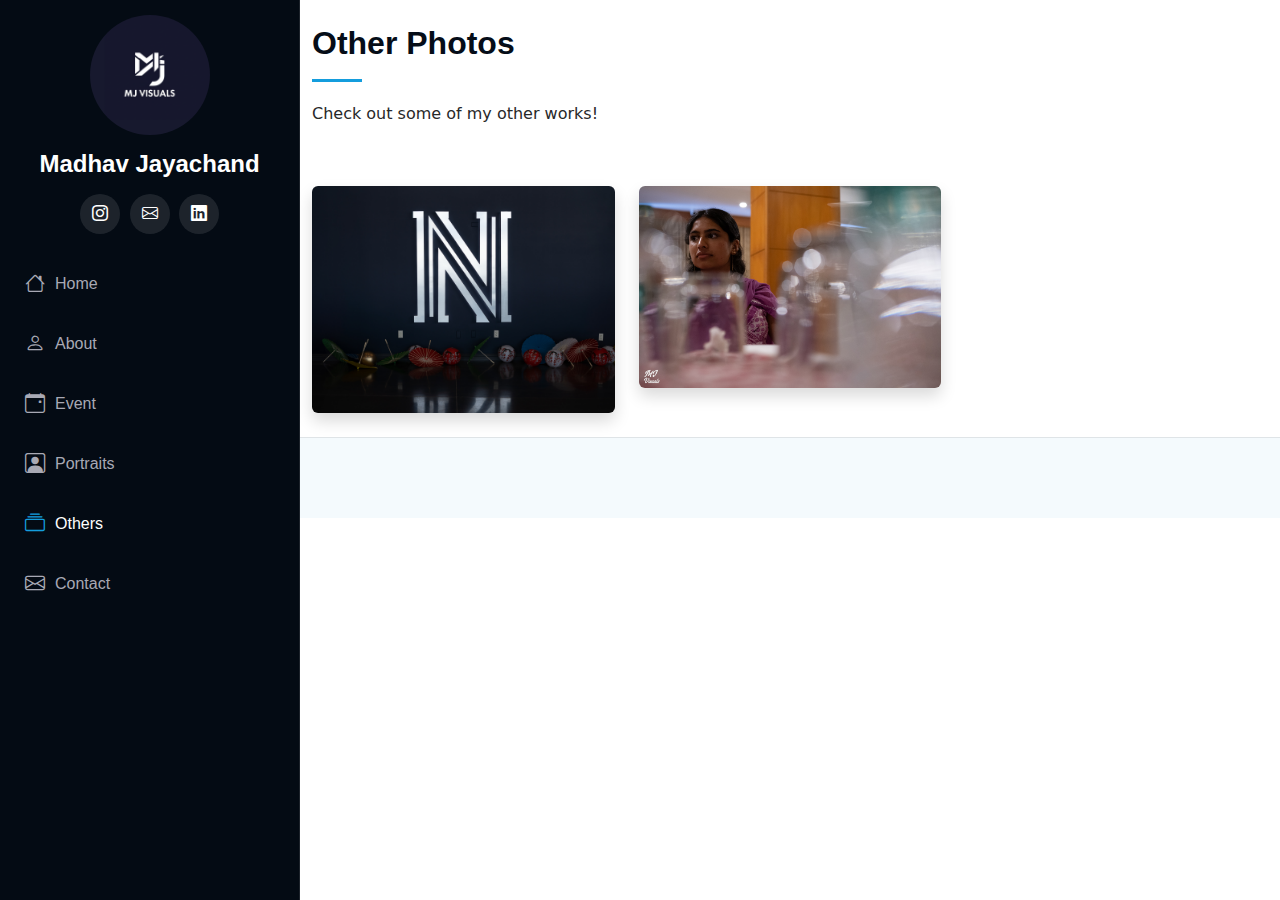
<file: gallery-other.html>
<!DOCTYPE html>
<html lang="en">
<head>
  <meta charset="utf-8">
  <meta content="width=device-width, initial-scale=1.0" name="viewport">
  <title>Other Photos - iPortfolio</title>
  <link href="assets/vendor/bootstrap/css/bootstrap.min.css" rel="stylesheet">
  <link href="assets/vendor/bootstrap-icons/bootstrap-icons.css" rel="stylesheet">
  <link href="assets/vendor/aos/aos.css" rel="stylesheet">
  <link href="assets/vendor/glightbox/css/glightbox.min.css" rel="stylesheet">
  <link href="assets/vendor/swiper/swiper-bundle.min.css" rel="stylesheet">
  <link href="assets/css/main.css" rel="stylesheet">
</head>
<body class="gallery-page">
  <header id="header" class="header dark-background d-flex flex-column">
    <i class="header-toggle d-xl-none bi bi-list"></i>
    <div class="profile-img">
      <img src="assets/img/Mjvisualspfp.png" alt="" class="img-fluid rounded-circle">
    </div>
    <a href="index.html" class="logo d-flex align-items-center justify-content-center">
      <h1 class="sitename">Madhav Jayachand</h1>
    </a>
    <div class="social-links text-center">
      <a href="https://instagram.com/mj.visuals.co" class="instagram"><i class="bi bi-instagram"></i></a>
      <a href="https://mail.google.com/mail/?view=cm&to=madhavjayachand@gmail.com" class="email"><i class="bi bi-envelope"></i></a>
      <a href="https://linkedin.com/in/madhavjayachand" class="linkedin"><i class="bi bi-linkedin"></i></a>
    </div>
    <nav id="navmenu" class="navmenu">
      <ul>
        <li><a href="index.html#hero"><i class="bi bi-house navicon"></i> Home</a></li>
        <li><a href="index.html#about"><i class="bi bi-person navicon"></i> About</a></li>
        <li><a href="gallery-event.html"><i class="bi bi-calendar-event navicon"></i> Event</a></li>
        <li><a href="gallery-portraits.html"><i class="bi bi-person-square navicon"></i> Portraits</a></li>
        <li><a href="gallery-others.html" class="active"><i class="bi bi-collection navicon"></i> Others</a></li>
        <li><a href="index.html#contact"><i class="bi bi-envelope navicon"></i> Contact</a></li>
      </ul>
    </nav>
  </header>
  <main class="main">
    <section class="section pt-4 pb-4">
      <div class="container">
        <div class="section-title" data-aos="fade-up">
          <h2>Other Photos</h2>
          <p>Check out some of my other works!</p>
        </div>
        <div class="row g-4" data-aos="fade-up" data-aos-delay="100">
          <div class="col-lg-4 col-md-6">
            <a href="assets/img/portfolio/OtherPhoto.jpg" class="glightbox" data-gallery="others-gallery">
              <img src="assets/img/portfolio/OtherPhoto.jpg" class="img-fluid rounded shadow" alt="Other 1">
            </a>
          </div>
          <div class="col-lg-4 col-md-6">
            <a href="assets/img/portfolio/OtherPhoto-2.jpg" class="glightbox" data-gallery="others-gallery">
              <img src="assets/img/portfolio/OtherPhoto-2.jpg" class="img-fluid rounded shadow" alt="Other 2">
            </a>
          </div>
        </div>
      </div>
    </section>
  </main>
  <footer id="footer" class="footer position-relative light-background"></footer>
  <a href="#" id="scroll-top" class="scroll-top d-flex align-items-center justify-content-center"><i class="bi bi-arrow-up-short"></i></a>
  <div id="preloader"></div>
  <script src="assets/vendor/bootstrap/js/bootstrap.bundle.min.js"></script>
  <script src="assets/vendor/aos/aos.js"></script>
  <script src="assets/vendor/glightbox/js/glightbox.min.js"></script>
  <script>
    AOS.init();
    const lightbox = GLightbox({ selector: '.glightbox' });
  </script>
  <script src="assets/js/main.js"></script>
</body>
</html>
</file>
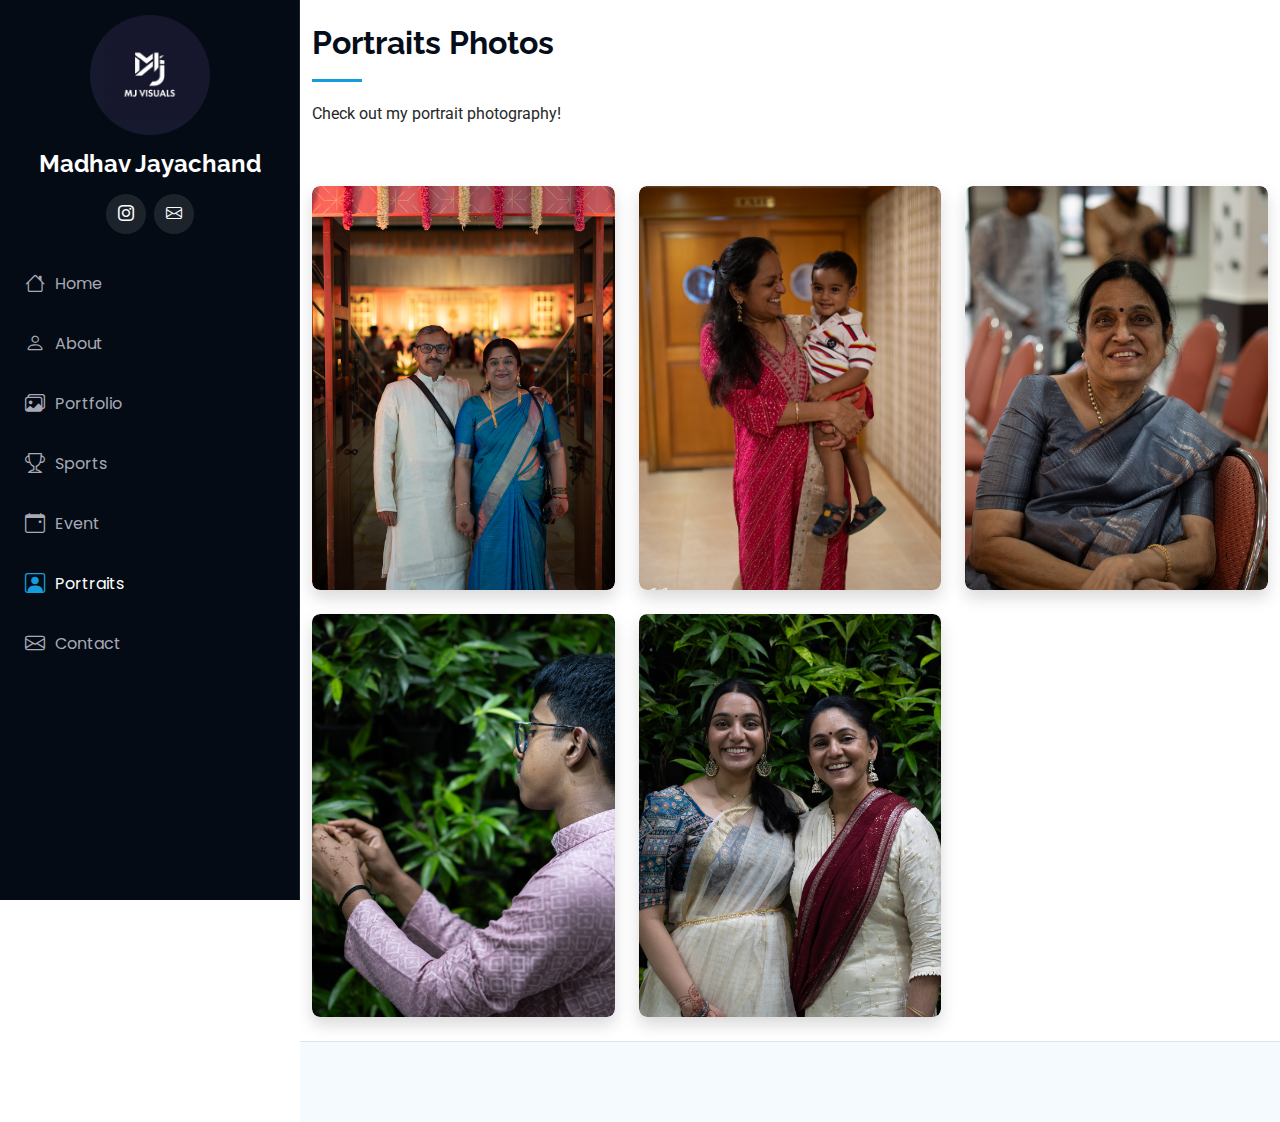
<file: gallery-portraits.html>
<!DOCTYPE html>
<html lang="en">
<head>
  <meta charset="utf-8">
  <meta content="width=device-width, initial-scale=1.0" name="viewport">
  <title>Portraits Gallery - MJ Visuals Photography</title>
  <meta content="Stunning portrait photography by MJ Visuals, capturing unique personalities and moments." name="description">
  <meta content="portrait photography, headshots, family portraits, individual portraits, Norman Oklahoma, MJ Visuals" name="keywords">
  <link href="assets/img/favicon.png" rel="icon">
  <link href="assets/img/apple-touch-icon.png" rel="apple-touch-icon">

  <link href="https://fonts.googleapis.com" rel="preconnect">
  <link href="https://fonts.gstatic.com" rel="preconnect" crossorigin>
  <link href="https://fonts.googleapis.com/css2?family=Roboto:ital,wght@0,100;0,300;0,400;0,500;0,700;0,900;1,100;1,300;1,400;1,500;1,700;1,900&family=Poppins:ital,wght@0,100;0,200;0,300;0,400;0,500;0,600;0,700;0,800;0,900;1,100;1,200;1,300;1,400;1,500;1,600;1,700;1,800;0,900&family=Raleway:ital,wght@0,100;0,200;0,300;0,400;0,500;0,600;0,700;0,800;0,900;1,100;1,200;1,300;1,400;1,500;1,600;1,700;1,800;0,900&display=swap" rel="stylesheet">

  <link href="assets/vendor/bootstrap/css/bootstrap.min.css" rel="stylesheet">
  <!-- IMPORTANT: Using CDN for Bootstrap Icons for reliability -->
  <link href="https://cdn.jsdelivr.net/npm/bootstrap-icons@1.11.3/font/bootstrap-icons.min.css" rel="stylesheet">
  <link href="assets/vendor/aos/aos.css" rel="stylesheet">
  <link href="assets/vendor/glightbox/css/glightbox.min.css" rel="stylesheet">
  <link href="assets/vendor/swiper/swiper-bundle.min.css" rel="stylesheet">
  <link href="assets/css/main.css" rel="stylesheet">

  <style>
    /* Ensure gallery links are visible on this page (not index-page) */
    body.gallery-page .navmenu ul li.gallery-link {
      display: block; /* Or 'flex', 'inline-block' depending on your main.css styling */
    }
    /* --- NEW CSS FOR UNIFORM GALLERY IMAGE LAYOUT (Portrait Aspect Ratio) --- */
    .gallery-item-container {
      position: relative;
      width: 100%;
      padding-bottom: 133.33%; /* 3:4 aspect ratio for portrait */
      overflow: hidden;
      border-radius: 0.5rem;
      box-shadow: 0 0.5rem 1rem rgba(0, 0, 0, 0.15);
    }

    .gallery-item-container img {
      position: absolute;
      top: 0;
      left: 0;
      width: 100%;
      height: 100%;
      object-fit: cover;
      object-position: center;
      border-radius: 0.5rem;
    }
    /* --- END NEW CSS --- */
  </style>
</head>
<body class="gallery-page"> <!-- Ensure this body class is present -->
  <header id="header" class="header dark-background d-flex flex-column">
    <i class="header-toggle d-xl-none bi bi-list"></i>
    <div class="profile-img">
      <img src="assets/img/Mjvisualspfp.png" alt="Madhav Jayachand Profile Picture" class="img-fluid rounded-circle">
    </div>
    <a href="index.html" class="logo d-flex align-items-center justify-content-center">
      <h1 class="sitename">Madhav Jayachand</h1>
    </a>
    <div class="social-links text-center">
      <a href="https://instagram.com/mj.visuals.co" class="instagram" aria-label="Instagram"><i class="bi bi-instagram"></i></a>
      <a href="https://mail.google.com/mail/?view=cm&to=mj.visuals.co@gmail.com" class="email" aria-label="Email"><i class="bi bi-envelope"></i></a>
      <!-- LinkedIn link removed -->
    </div>
    <nav id="navmenu" class="navmenu">
      <ul>
        <li><a href="index.html#hero"><i class="bi bi-house navicon"></i> Home</a></li>
        <li><a href="index.html#about"><i class="bi bi-person navicon"></i> About</a></li>
        <!-- Added Portfolio link for consistency across gallery pages -->
        <li><a href="index.html#portfolio"><i class="bi bi-images navicon"></i> Portfolio</a></li>
        <!-- New: Sports Gallery link -->
        <li class="gallery-link"><a href="gallery-sports.html"><i class="bi bi-trophy navicon"></i> Sports</a></li>
        <li class="gallery-link"><a href="gallery-event.html"><i class="bi bi-calendar-event navicon"></i> Event</a></li>
        <li class="gallery-link"><a href="gallery-portraits.html" class="active"><i class="bi bi-person-square navicon"></i> Portraits</a></li>
        <!-- Removed 'Other' gallery link as requested -->
        <li><a href="index.html#contact"><i class="bi bi-envelope navicon"></i> Contact</a></li>
      </ul>
    </nav>
  </header>
  <main class="main">
    <section class="section pt-4 pb-4">
      <div class="container">
        <div class="section-title" data-aos="fade-up">
          <h2>Portraits Photos</h2>
          <p>Check out my portrait photography!</p>
        </div>
        <div class="row g-4" data-aos="fade-up" data-aos-delay="100">
          <div class="col-lg-4 col-md-6">
            <a href="assets/img/portfolio/Portrait-1.jpg" class="glightbox" data-gallery="portraits-gallery">
              <div class="gallery-item-container">
                <img src="assets/img/portfolio/Portrait-1.jpg" class="img-fluid" alt="Portrait 1">
              </div>
            </a>
          </div>
          <div class="col-lg-4 col-md-6">
            <a href="assets/img/portfolio/Portrait-2.jpg" class="glightbox" data-gallery="portraits-gallery">
              <div class="gallery-item-container">
                <img src="assets/img/portfolio/Portrait-2.jpg" class="img-fluid" alt="Portrait 2">
              </div>
            </a>
          </div>
          <div class="col-lg-4 col-md-6">
            <a href="assets/img/portfolio/Portrait-3.jpg" class="glightbox" data-gallery="portraits-gallery">
              <div class="gallery-item-container">
                <img src="assets/img/portfolio/Portrait-3.jpg" class="img-fluid" alt="Portrait 3">
              </div>
            </a>
            </div>
          <div class="col-lg-4 col-md-6">
            <a href="assets/img/portfolio/Portrait-4.jpg" class="glightbox" data-gallery="portraits-gallery">
              <div class="gallery-item-container">
                <img src="assets/img/portfolio/Portrait-4.jpg" class="img-fluid" alt="Portrait 4">
              </div>
            </a>
            </div>
          <div class="col-lg-4 col-md-6">
            <a href="assets/img/portfolio/Portrait-5.jpg" class="glightbox" data-gallery="portraits-gallery">
              <div class="gallery-item-container">
                <img src="assets/img/portfolio/Portrait-5.jpg" class="img-fluid" alt="Portrait 5">
              </div>
            </a>
          </div>
        </div>
      </div>
    </section>
  </main>
  <footer id="footer" class="footer position-relative light-background"></footer>
  <a href="#" id="scroll-top" class="scroll-top d-flex align-items-center justify-content-center"><i class="bi bi-arrow-up-short"></i></a>
  <div id="preloader"></div>
  <script src="assets/vendor/bootstrap/js/bootstrap.bundle.min.js"></script>
  <script src="assets/vendor/aos/aos.js"></script>
  <script src="assets/vendor/glightbox/js/glightbox.min.js"></script>
  <script>
    AOS.init();
    const lightbox = GLightbox({ selector: '.glightbox' });
  </script>
  <script src="assets/js/main.js"></script>
</body>
</html>
</file>
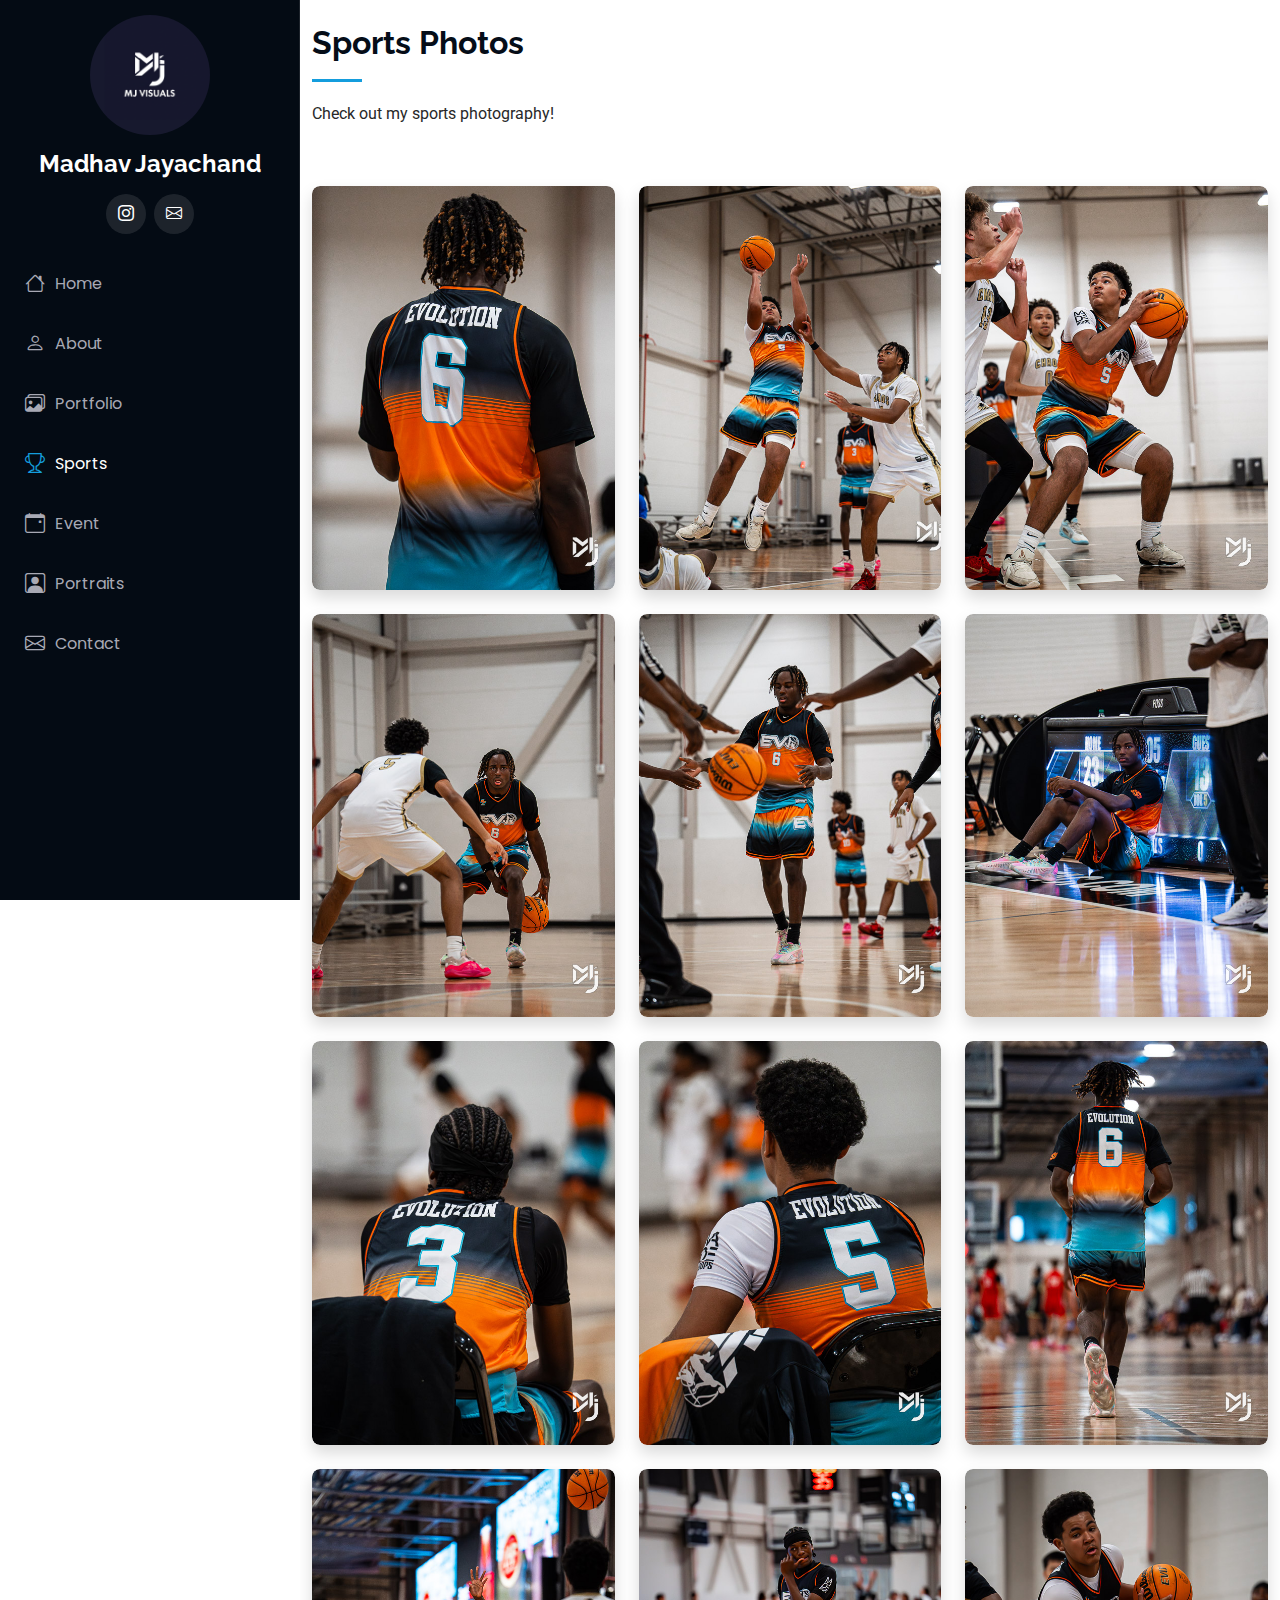
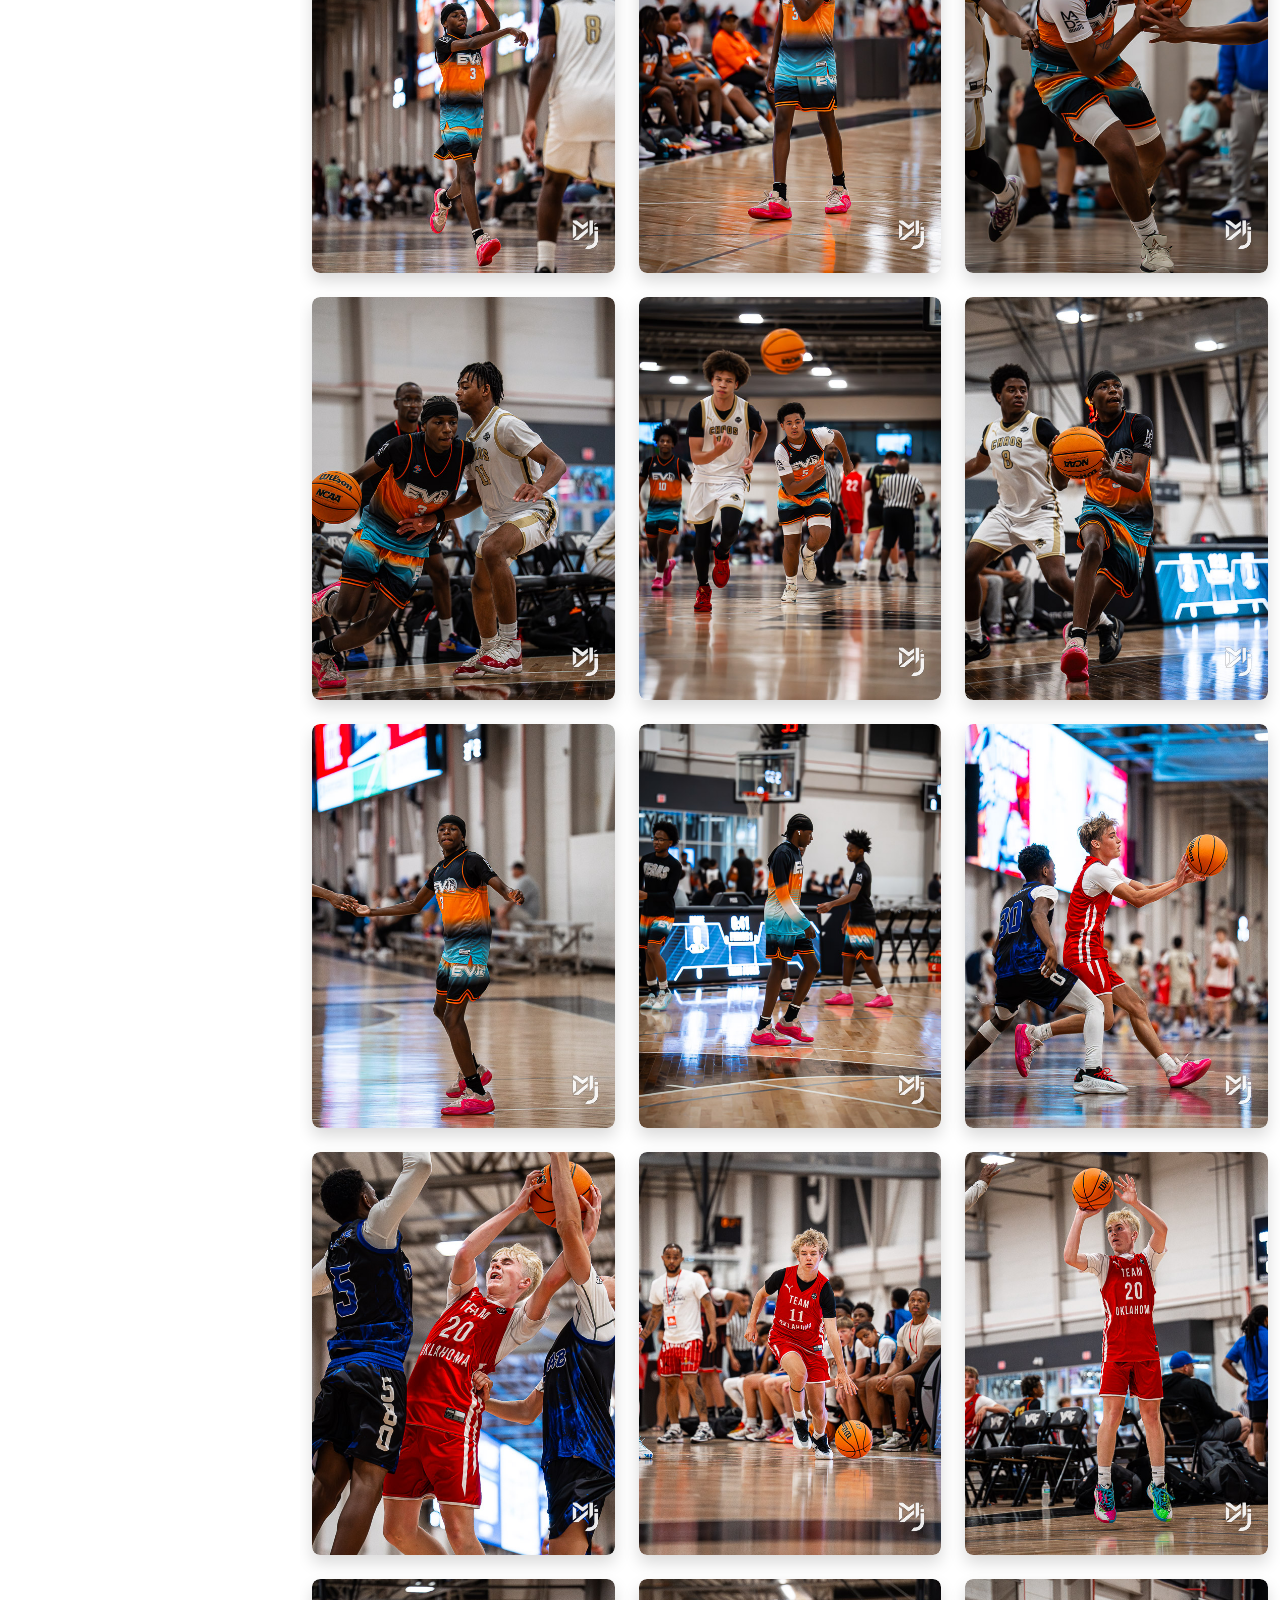
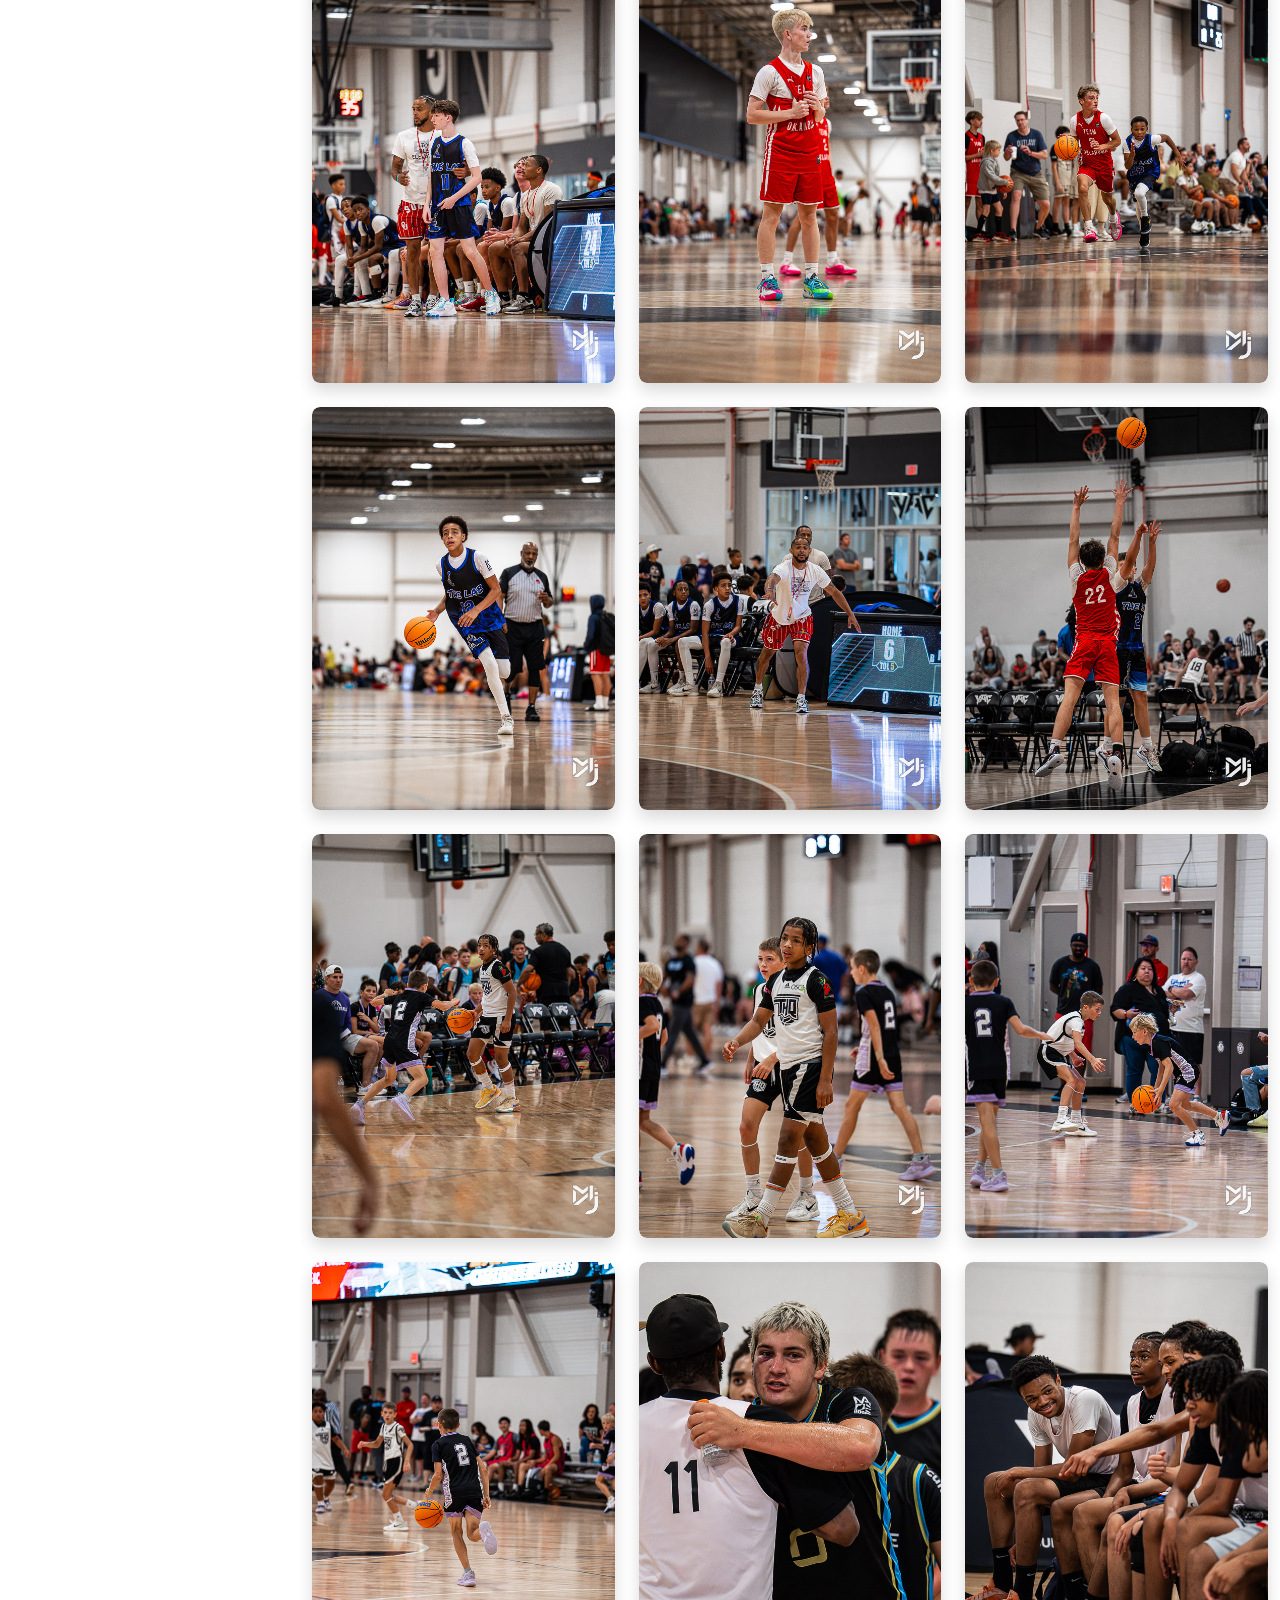
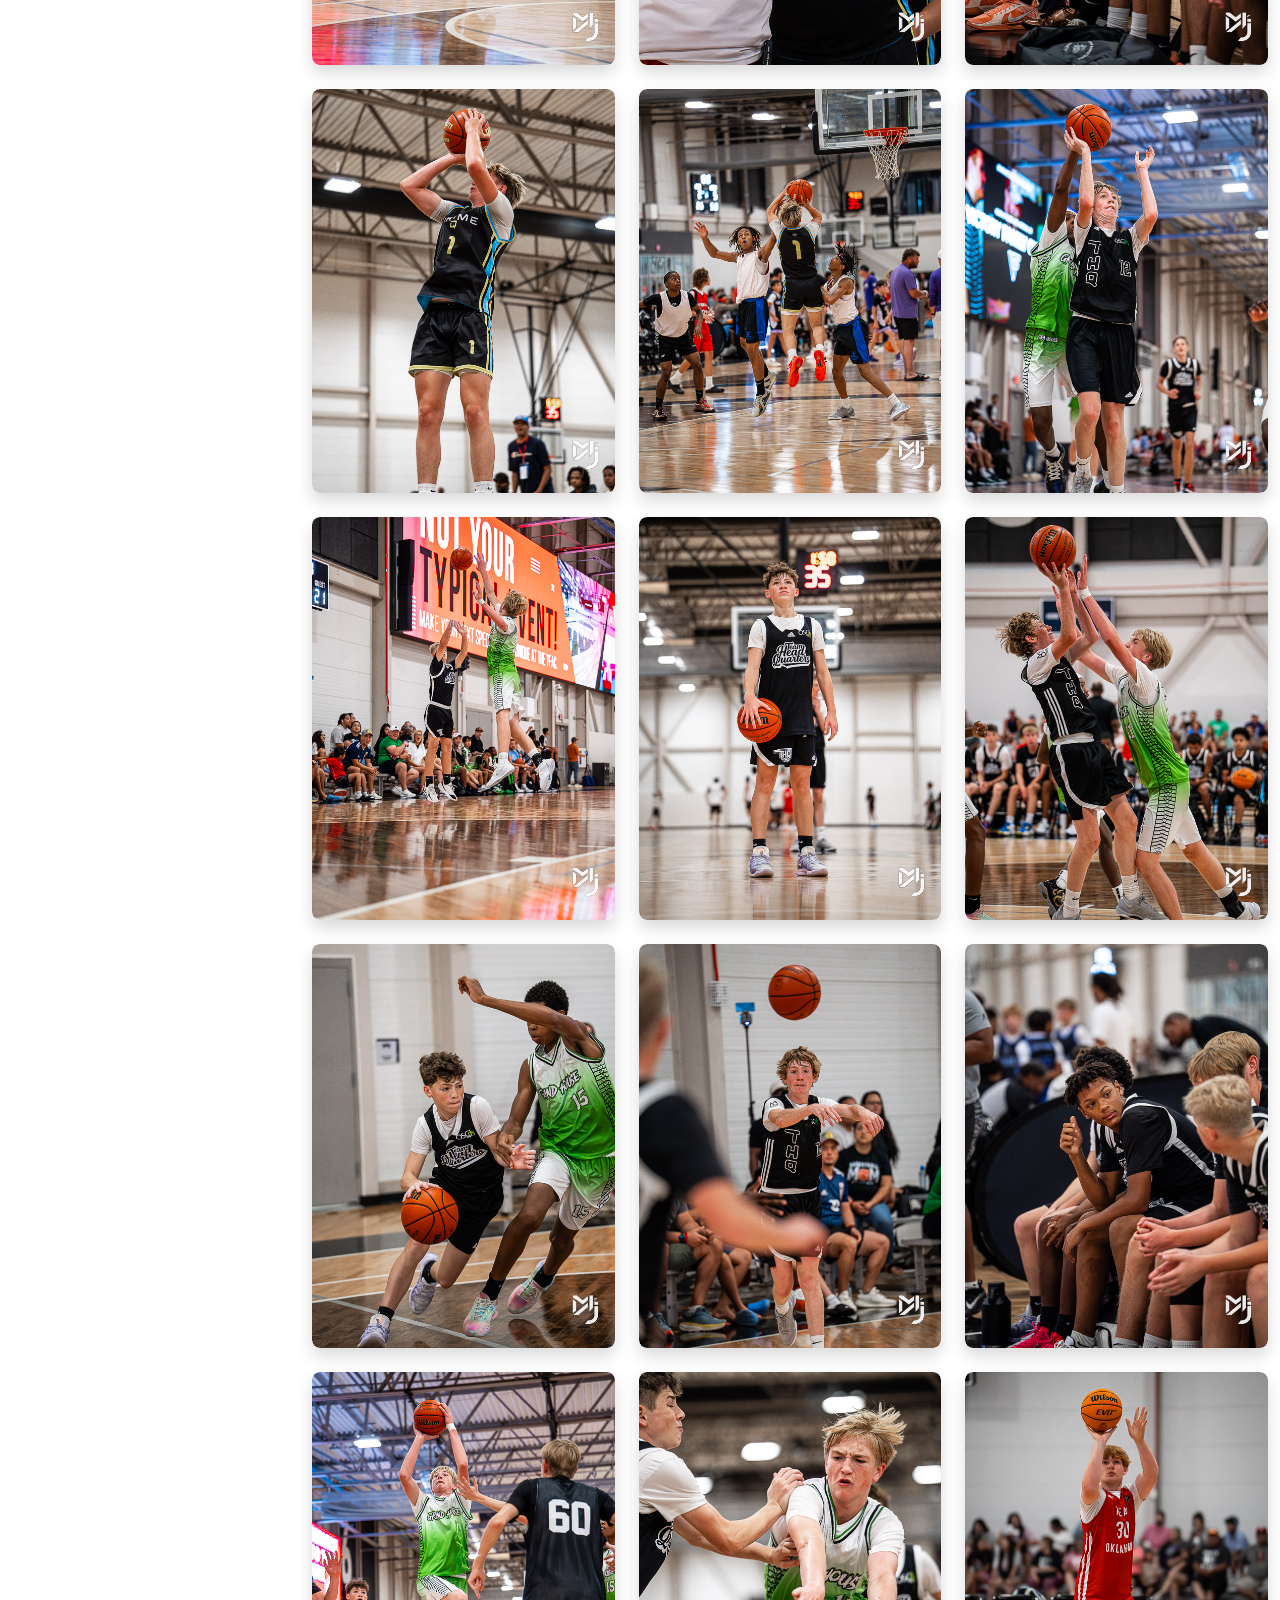
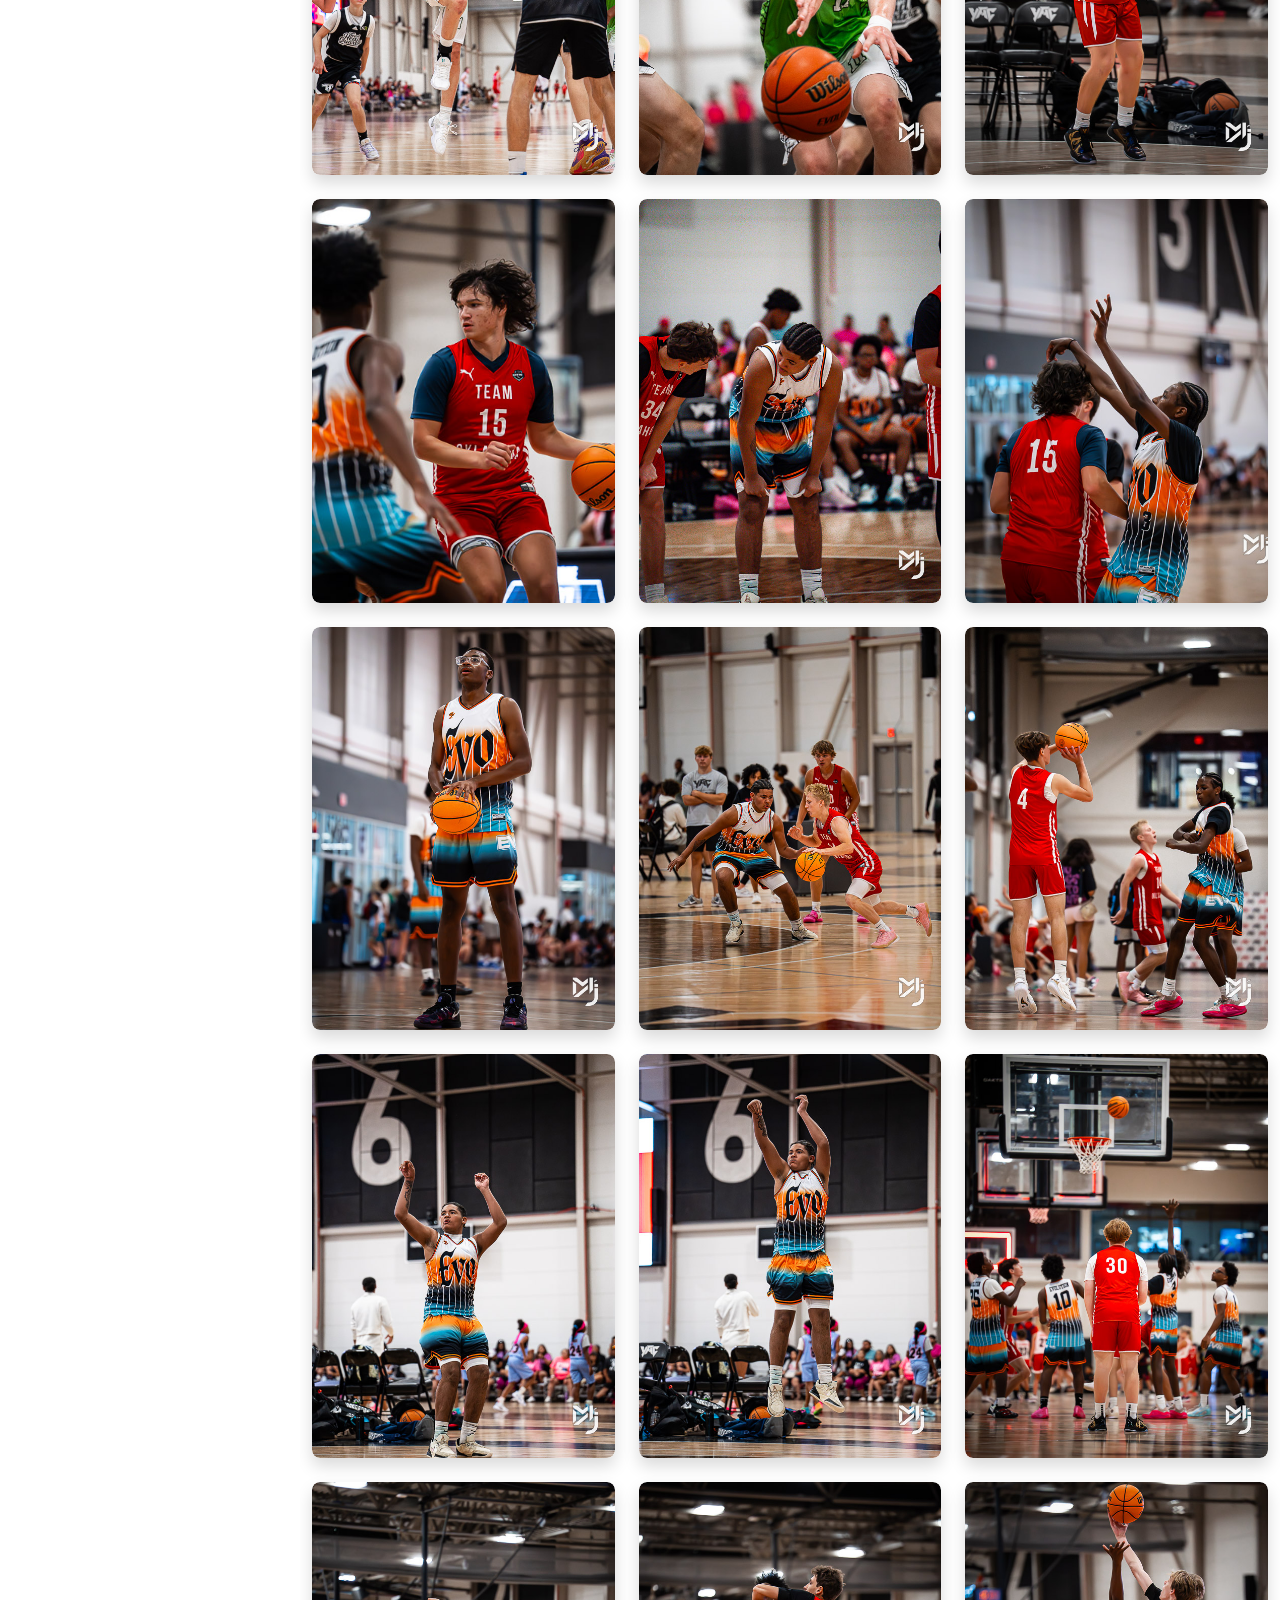
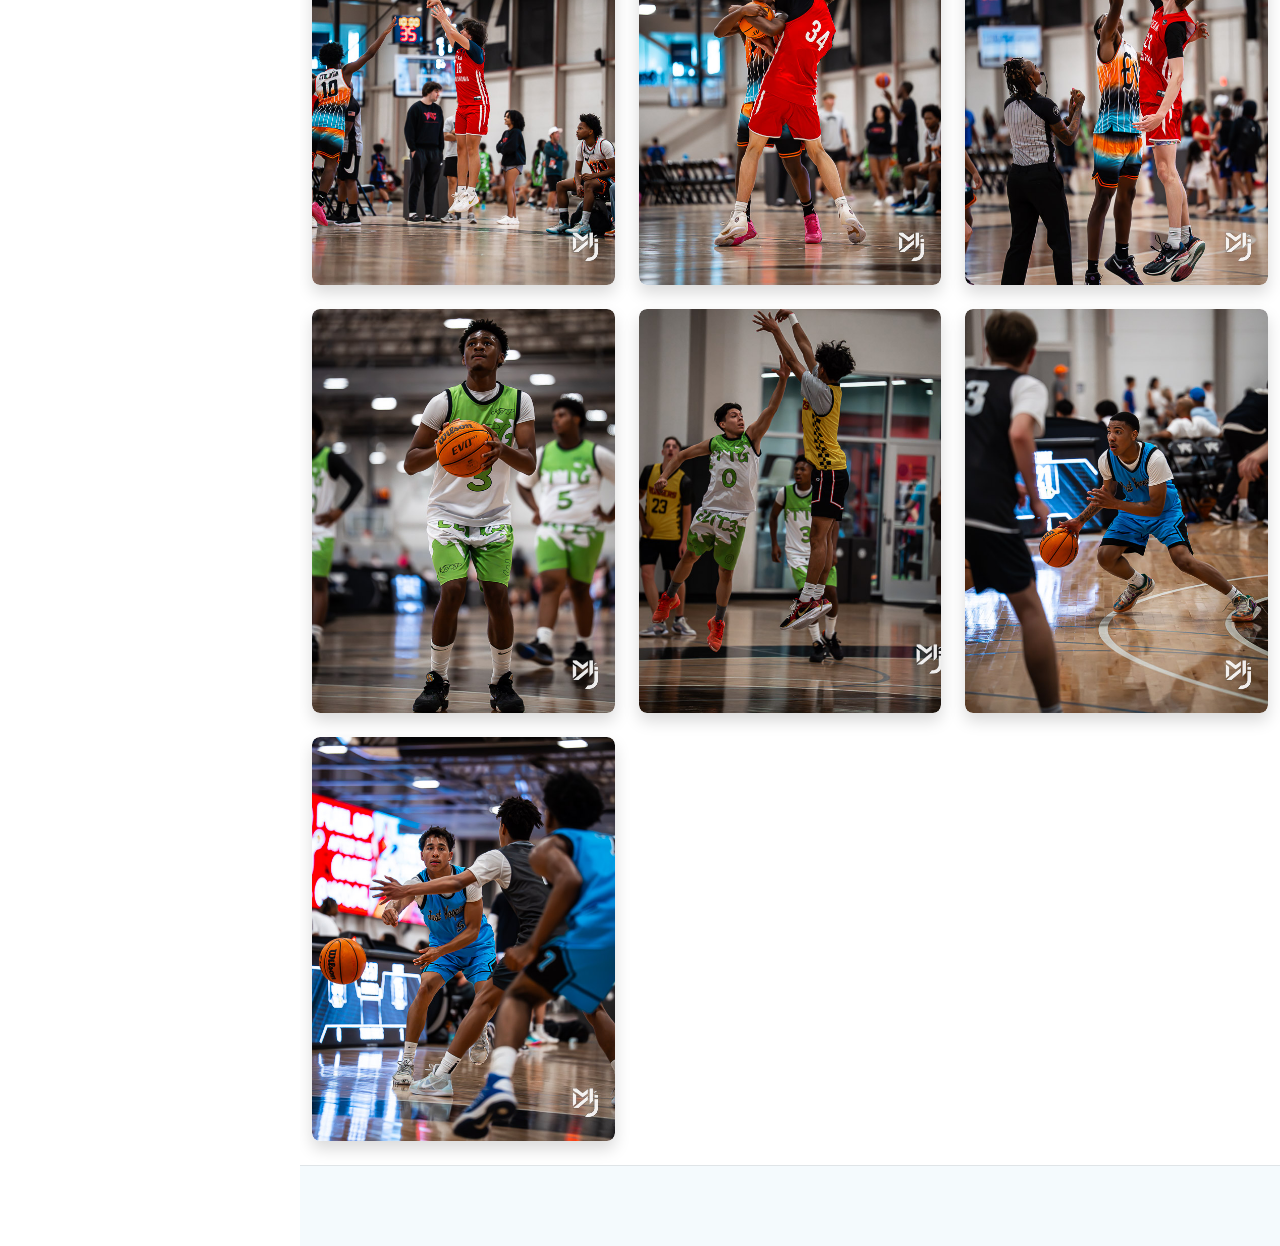
<file: gallery-sports.html>
<!DOCTYPE html>
<html lang="en">
<head>
  <meta charset="utf-8">
  <meta content="width=device-width, initial-scale=1.0" name="viewport">
  <title>Sports Gallery - MJ Visuals Photography</title>
  <meta content="Dynamic sports photography by MJ Visuals, capturing the action and emotion of the game." name="description">
  <meta content="sports photography, basketball photography, action shots, athletic events, Norman Oklahoma, MJ Visuals" name="keywords">
  <link href="assets/img/favicon.png" rel="icon">
  <link href="assets/img/apple-touch-icon.png" rel="apple-touch-icon">

  <link href="https://fonts.googleapis.com" rel="preconnect">
  <link href="https://fonts.gstatic.com" rel="preconnect" crossorigin>
  <link href="https://fonts.googleapis.com/css2?family=Roboto:ital,wght@0,100;0,300;0,400;0,500;0,700;0,900;1,100;1,300;1,400;1,500;1,700;1,900&family=Poppins:ital,wght@0,100;0,200;0,300;0,400;0,500;0,600;0,700;0,800;0,900;1,100;1,200;1,300;1,400;1,500;1,600;1,700;1,800;0,900&family=Raleway:ital,wght@0,100;0,200;0,300;0,400;0,500;0,600;0,700;0,800;0,900;1,100;1,200;1,300;1,400;1,500;1,600;1,700;1,800;0,900&display=swap" rel="stylesheet">

  <link href="assets/vendor/bootstrap/css/bootstrap.min.css" rel="stylesheet">
  <!-- IMPORTANT: Using CDN for Bootstrap Icons for reliability -->
  <link href="https://cdn.jsdelivr.net/npm/bootstrap-icons@1.11.3/font/bootstrap-icons.min.css" rel="stylesheet">
  <link href="assets/vendor/aos/aos.css" rel="stylesheet">
  <link href="assets/vendor/glightbox/css/glightbox.min.css" rel="stylesheet">
  <link href="assets/vendor/swiper/swiper-bundle.min.css" rel="stylesheet">
  <link href="assets/css/main.css" rel="stylesheet">

  <style>
    /* Ensure gallery links are visible on this page (not index-page) */
    body.gallery-page .navmenu ul li.gallery-link {
      display: block; /* Or 'flex', 'inline-block' depending on your main.css styling */
    }

    /* --- UPDATED CSS FOR UNIFORM GALLERY IMAGE LAYOUT (Portrait Aspect Ratio) --- */
    .gallery-item-container {
      position: relative;
      width: 100%;
      /* Changed to 133.33% for a 3:4 portrait aspect ratio (height is 4/3 of width) */
      padding-bottom: 133.33%;
      overflow: hidden; /* Ensures image doesn't spill out */
      border-radius: 0.5rem; /* Matches the rounded shadow on the image */
      box-shadow: 0 0.5rem 1rem rgba(0, 0, 0, 0.15); /* Matches the shadow on the image */
    }

    .gallery-item-container img {
      position: absolute;
      top: 0;
      left: 0;
      width: 100%;
      height: 100%;
      object-fit: cover; /* Scales the image to cover the container, cropping if necessary */
      object-position: center; /* Centers the image within the container */
      border-radius: 0.5rem; /* Apply border-radius to the image itself */
    }
    /* --- END UPDATED CSS --- */
  </style>
</head>
<body class="gallery-page"> <!-- Ensure this body class is present -->
  <header id="header" class="header dark-background d-flex flex-column">
    <i class="header-toggle d-xl-none bi bi-list"></i>
    <div class="profile-img">
      <img src="assets/img/Mjvisualspfp.png" alt="Madhav Jayachand Profile Picture" class="img-fluid rounded-circle">
    </div>
    <a href="index.html" class="logo d-flex align-items-center justify-content-center">
      <h1 class="sitename">Madhav Jayachand</h1>
    </a>
    <div class="social-links text-center">
      <a href="https://instagram.com/mj.visuals.co" class="instagram" aria-label="Instagram"><i class="bi bi-instagram"></i></a>
      <a href="https://mail.google.com/mail/?view=cm&to=mj.visuals.co@gmail.com" class="email" aria-label="Email"><i class="bi bi-envelope"></i></a>
      <!-- LinkedIn link removed -->
    </div>
    <nav id="navmenu" class="navmenu">
      <ul>
        <li><a href="index.html#hero"><i class="bi bi-house navicon"></i> Home</a></li>
        <li><a href="index.html#about"><i class="bi bi-person navicon"></i> About</a></li>
        <!-- Added Portfolio link for consistency across gallery pages -->
        <li><a href="index.html#portfolio"><i class="bi bi-images navicon"></i> Portfolio</a></li>
        <!-- Sports Gallery link -->
        <li class="gallery-link"><a href="gallery-sports.html" class="active"><i class="bi bi-trophy navicon"></i> Sports</a></li>
        <li class="gallery-link"><a href="gallery-event.html"><i class="bi bi-calendar-event navicon"></i> Event</a></li>
        <li class="gallery-link"><a href="gallery-portraits.html"><i class="bi bi-person-square navicon"></i> Portraits</a></li>
        <!-- Removed 'Other' gallery link as requested -->
        <li><a href="index.html#contact"><i class="bi bi-envelope navicon"></i> Contact</a></li>
      </ul>
    </nav>
  </header>
  <main class="main">
    <section class="section pt-4 pb-4">
      <div class="container">
        <div class="section-title" data-aos="fade-up">
          <h2>Sports Photos</h2>
          <p>Check out my sports photography!</p>
        </div>
        <div class="row g-4" data-aos="fade-up" data-aos-delay="100">
          <!-- Images 1 to 61 -->
          <div class="col-lg-4 col-md-6">
            <a href="assets/img/portfolio/SportsPortfolio-01.jpg" class="glightbox" data-gallery="sports-gallery">
              <div class="gallery-item-container">
                <img src="assets/img/portfolio/SportsPortfolioThumbnail-01.jpg" class="img-fluid" alt="Sports 1">
              </div>
            </a>
          </div>
          <div class="col-lg-4 col-md-6">
            <a href="assets/img/portfolio/SportsPortfolio-02.jpg" class="glightbox" data-gallery="sports-gallery">
              <div class="gallery-item-container">
                <img src="assets/img/portfolio/SportsPortfolioThumbnail-02.jpg" class="img-fluid" alt="Sports 2">
              </div>
            </a>
          </div>
          <div class="col-lg-4 col-md-6">
            <a href="assets/img/portfolio/SportsPortfolio-03.jpg" class="glightbox" data-gallery="sports-gallery">
              <div class="gallery-item-container">
                <img src="assets/img/portfolio/SportsPortfolioThumbnail-03.jpg" class="img-fluid" alt="Sports 3">
              </div>
            </a>
          </div>
          <div class="col-lg-4 col-md-6">
            <a href="assets/img/portfolio/SportsPortfolio-04.jpg" class="glightbox" data-gallery="sports-gallery">
              <div class="gallery-item-container">
                <img src="assets/img/portfolio/SportsPortfolioThumbnail-04.jpg" class="img-fluid" alt="Sports 4">
              </div>
            </a>
          </div>
          <div class="col-lg-4 col-md-6">
            <a href="assets/img/portfolio/SportsPortfolio-05.jpg" class="glightbox" data-gallery="sports-gallery">
              <div class="gallery-item-container">
                <img src="assets/img/portfolio/SportsPortfolioThumbnail-05.jpg" class="img-fluid" alt="Sports 5">
              </div>
            </a>
          </div>
          <div class="col-lg-4 col-md-6">
            <a href="assets/img/portfolio/SportsPortfolio-06.jpg" class="glightbox" data-gallery="sports-gallery">
              <div class="gallery-item-container">
                <img src="assets/img/portfolio/SportsPortfolioThumbnail-06.jpg" class="img-fluid" alt="Sports 6">
              </div>
            </a>
          </div>
          <div class="col-lg-4 col-md-6">
            <a href="assets/img/portfolio/SportsPortfolio-07.jpg" class="glightbox" data-gallery="sports-gallery">
              <div class="gallery-item-container">
                <img src="assets/img/portfolio/SportsPortfolioThumbnail-07.jpg" class="img-fluid" alt="Sports 7">
              </div>
            </a>
          </div>
          <div class="col-lg-4 col-md-6">
            <a href="assets/img/portfolio/SportsPortfolio-08.jpg" class="glightbox" data-gallery="sports-gallery">
              <div class="gallery-item-container">
                <img src="assets/img/portfolio/SportsPortfolioThumbnail-08.jpg" class="img-fluid" alt="Sports 8">
              </div>
            </a>
          </div>
          <div class="col-lg-4 col-md-6">
            <a href="assets/img/portfolio/SportsPortfolio-09.jpg" class="glightbox" data-gallery="sports-gallery">
              <div class="gallery-item-container">
                <img src="assets/img/portfolio/SportsPortfolioThumbnail-09.jpg" class="img-fluid" alt="Sports 9">
              </div>
            </a>
          </div>
          <div class="col-lg-4 col-md-6">
            <a href="assets/img/portfolio/SportsPortfolio-10.jpg" class="glightbox" data-gallery="sports-gallery">
              <div class="gallery-item-container">
                <img src="assets/img/portfolio/SportsPortfolioThumbnail-10.jpg" class="img-fluid" alt="Sports 10">
              </div>
            </a>
          </div>
          <div class="col-lg-4 col-md-6">
            <a href="assets/img/portfolio/SportsPortfolio-11.jpg" class="glightbox" data-gallery="sports-gallery">
              <div class="gallery-item-container">
                <img src="assets/img/portfolio/SportsPortfolioThumbnail-11.jpg" class="img-fluid" alt="Sports 11">
              </div>
            </a>
          </div>
          <div class="col-lg-4 col-md-6">
            <a href="assets/img/portfolio/SportsPortfolio-12.jpg" class="glightbox" data-gallery="sports-gallery">
              <div class="gallery-item-container">
                <img src="assets/img/portfolio/SportsPortfolioThumbnail-12.jpg" class="img-fluid" alt="Sports 12">
              </div>
            </a>
          </div>
          <div class="col-lg-4 col-md-6">
            <a href="assets/img/portfolio/SportsPortfolio-13.jpg" class="glightbox" data-gallery="sports-gallery">
              <div class="gallery-item-container">
                <img src="assets/img/portfolio/SportsPortfolioThumbnail-13.jpg" class="img-fluid" alt="Sports 13">
              </div>
            </a>
          </div>
          <div class="col-lg-4 col-md-6">
            <a href="assets/img/portfolio/SportsPortfolio-14.jpg" class="glightbox" data-gallery="sports-gallery">
              <div class="gallery-item-container">
                <img src="assets/img/portfolio/SportsPortfolioThumbnail-14.jpg" class="img-fluid" alt="Sports 14">
              </div>
            </a>
          </div>
          <div class="col-lg-4 col-md-6">
            <a href="assets/img/portfolio/SportsPortfolio-15.jpg" class="glightbox" data-gallery="sports-gallery">
              <div class="gallery-item-container">
                <img src="assets/img/portfolio/SportsPortfolioThumbnail-15.jpg" class="img-fluid" alt="Sports 15">
              </div>
            </a>
          </div>
          <div class="col-lg-4 col-md-6">
            <a href="assets/img/portfolio/SportsPortfolio-16.jpg" class="glightbox" data-gallery="sports-gallery">
              <div class="gallery-item-container">
                <img src="assets/img/portfolio/SportsPortfolioThumbnail-16.jpg" class="img-fluid" alt="Sports 16">
              </div>
            </a>
          </div>
          <div class="col-lg-4 col-md-6">
            <a href="assets/img/portfolio/SportsPortfolio-17.jpg" class="glightbox" data-gallery="sports-gallery">
              <div class="gallery-item-container">
                <img src="assets/img/portfolio/SportsPortfolioThumbnail-17.jpg" class="img-fluid" alt="Sports 17">
              </div>
            </a>
          </div>
          <div class="col-lg-4 col-md-6">
            <a href="assets/img/portfolio/SportsPortfolio-18.jpg" class="glightbox" data-gallery="sports-gallery">
              <div class="gallery-item-container">
                <img src="assets/img/portfolio/SportsPortfolioThumbnail-18.jpg" class="img-fluid" alt="Sports 18">
              </div>
            </a>
          </div>
          <div class="col-lg-4 col-md-6">
            <a href="assets/img/portfolio/SportsPortfolio-19.jpg" class="glightbox" data-gallery="sports-gallery">
              <div class="gallery-item-container">
                <img src="assets/img/portfolio/SportsPortfolioThumbnail-19.jpg" class="img-fluid" alt="Sports 19">
              </div>
            </a>
          </div>
          <div class="col-lg-4 col-md-6">
            <a href="assets/img/portfolio/SportsPortfolio-20.jpg" class="glightbox" data-gallery="sports-gallery">
              <div class="gallery-item-container">
                <img src="assets/img/portfolio/SportsPortfolioThumbnail-20.jpg" class="img-fluid" alt="Sports 20">
              </div>
            </a>
          </div>
          <div class="col-lg-4 col-md-6">
            <a href="assets/img/portfolio/SportsPortfolio-21.jpg" class="glightbox" data-gallery="sports-gallery">
              <div class="gallery-item-container">
                <img src="assets/img/portfolio/SportsPortfolioThumbnail-21.jpg" class="img-fluid" alt="Sports 21">
              </div>
            </a>
          </div>
          <div class="col-lg-4 col-md-6">
            <a href="assets/img/portfolio/SportsPortfolio-22.jpg" class="glightbox" data-gallery="sports-gallery">
              <div class="gallery-item-container">
                <img src="assets/img/portfolio/SportsPortfolioThumbnail-22.jpg" class="img-fluid" alt="Sports 22">
              </div>
            </a>
          </div>
          <div class="col-lg-4 col-md-6">
            <a href="assets/img/portfolio/SportsPortfolio-23.jpg" class="glightbox" data-gallery="sports-gallery">
              <div class="gallery-item-container">
                <img src="assets/img/portfolio/SportsPortfolioThumbnail-23.jpg" class="img-fluid" alt="Sports 23">
              </div>
            </a>
          </div>
          <div class="col-lg-4 col-md-6">
            <a href="assets/img/portfolio/SportsPortfolio-24.jpg" class="glightbox" data-gallery="sports-gallery">
              <div class="gallery-item-container">
                <img src="assets/img/portfolio/SportsPortfolioThumbnail-24.jpg" class="img-fluid" alt="Sports 24">
              </div>
            </a>
          </div>
          <div class="col-lg-4 col-md-6">
            <a href="assets/img/portfolio/SportsPortfolio-25.jpg" class="glightbox" data-gallery="sports-gallery">
              <div class="gallery-item-container">
                <img src="assets/img/portfolio/SportsPortfolioThumbnail-25.jpg" class="img-fluid" alt="Sports 25">
              </div>
            </a>
          </div>
          <div class="col-lg-4 col-md-6">
            <a href="assets/img/portfolio/SportsPortfolio-26.jpg" class="glightbox" data-gallery="sports-gallery">
              <div class="gallery-item-container">
                <img src="assets/img/portfolio/SportsPortfolioThumbnail-26.jpg" class="img-fluid" alt="Sports 26">
              </div>
            </a>
          </div>
          <div class="col-lg-4 col-md-6">
            <a href="assets/img/portfolio/SportsPortfolio-27.jpg" class="glightbox" data-gallery="sports-gallery">
              <div class="gallery-item-container">
                <img src="assets/img/portfolio/SportsPortfolioThumbnail-27.jpg" class="img-fluid" alt="Sports 27">
              </div>
            </a>
          </div>
          <div class="col-lg-4 col-md-6">
            <a href="assets/img/portfolio/SportsPortfolio-28.jpg" class="glightbox" data-gallery="sports-gallery">
              <div class="gallery-item-container">
                <img src="assets/img/portfolio/SportsPortfolioThumbnail-28.jpg" class="img-fluid" alt="Sports 28">
              </div>
            </a>
          </div>
          <div class="col-lg-4 col-md-6">
            <a href="assets/img/portfolio/SportsPortfolio-29.jpg" class="glightbox" data-gallery="sports-gallery">
              <div class="gallery-item-container">
                <img src="assets/img/portfolio/SportsPortfolioThumbnail-29.jpg" class="img-fluid" alt="Sports 29">
              </div>
            </a>
          </div>
          <div class="col-lg-4 col-md-6">
            <a href="assets/img/portfolio/SportsPortfolio-30.jpg" class="glightbox" data-gallery="sports-gallery">
              <div class="gallery-item-container">
                <img src="assets/img/portfolio/SportsPortfolioThumbnail-30.jpg" class="img-fluid" alt="Sports 30">
              </div>
            </a>
          </div>
          <div class="col-lg-4 col-md-6">
            <a href="assets/img/portfolio/SportsPortfolio-31.jpg" class="glightbox" data-gallery="sports-gallery">
              <div class="gallery-item-container">
                <img src="assets/img/portfolio/SportsPortfolioThumbnail-31.jpg" class="img-fluid" alt="Sports 31">
              </div>
            </a>
          </div>
          <div class="col-lg-4 col-md-6">
            <a href="assets/img/portfolio/SportsPortfolio-32.jpg" class="glightbox" data-gallery="sports-gallery">
              <div class="gallery-item-container">
                <img src="assets/img/portfolio/SportsPortfolioThumbnail-32.jpg" class="img-fluid" alt="Sports 32">
              </div>
            </a>
          </div>
          <div class="col-lg-4 col-md-6">
            <a href="assets/img/portfolio/SportsPortfolio-33.jpg" class="glightbox" data-gallery="sports-gallery">
              <div class="gallery-item-container">
                <img src="assets/img/portfolio/SportsPortfolioThumbnail-33.jpg" class="img-fluid" alt="Sports 33">
              </div>
            </a>
          </div>
          <div class="col-lg-4 col-md-6">
            <a href="assets/img/portfolio/SportsPortfolio-34.jpg" class="glightbox" data-gallery="sports-gallery">
              <div class="gallery-item-container">
                <img src="assets/img/portfolio/SportsPortfolioThumbnail-34.jpg" class="img-fluid" alt="Sports 34">
              </div>
            </a>
          </div>
          <div class="col-lg-4 col-md-6">
            <a href="assets/img/portfolio/SportsPortfolio-35.jpg" class="glightbox" data-gallery="sports-gallery">
              <div class="gallery-item-container">
                <img src="assets/img/portfolio/SportsPortfolioThumbnail-35.jpg" class="img-fluid" alt="Sports 35">
              </div>
            </a>
          </div>
          <div class="col-lg-4 col-md-6">
            <a href="assets/img/portfolio/SportsPortfolio-36.jpg" class="glightbox" data-gallery="sports-gallery">
              <div class="gallery-item-container">
                <img src="assets/img/portfolio/SportsPortfolioThumbnail-36.jpg" class="img-fluid" alt="Sports 36">
              </div>
            </a>
          </div>
          <div class="col-lg-4 col-md-6">
            <a href="assets/img/portfolio/SportsPortfolio-37.jpg" class="glightbox" data-gallery="sports-gallery">
              <div class="gallery-item-container">
                <img src="assets/img/portfolio/SportsPortfolioThumbnail-37.jpg" class="img-fluid" alt="Sports 37">
              </div>
            </a>
          </div>
          <div class="col-lg-4 col-md-6">
            <a href="assets/img/portfolio/SportsPortfolio-38.jpg" class="glightbox" data-gallery="sports-gallery">
              <div class="gallery-item-container">
                <img src="assets/img/portfolio/SportsPortfolioThumbnail-38.jpg" class="img-fluid" alt="Sports 38">
              </div>
            </a>
          </div>
          <div class="col-lg-4 col-md-6">
            <a href="assets/img/portfolio/SportsPortfolio-39.jpg" class="glightbox" data-gallery="sports-gallery">
              <div class="gallery-item-container">
                <img src="assets/img/portfolio/SportsPortfolioThumbnail-39.jpg" class="img-fluid" alt="Sports 39">
              </div>
            </a>
          </div>
          <div class="col-lg-4 col-md-6">
            <a href="assets/img/portfolio/SportsPortfolio-40.jpg" class="glightbox" data-gallery="sports-gallery">
              <div class="gallery-item-container">
                <img src="assets/img/portfolio/SportsPortfolioThumbnail-40.jpg" class="img-fluid" alt="Sports 40">
              </div>
            </a>
          </div>
          <div class="col-lg-4 col-md-6">
            <a href="assets/img/portfolio/SportsPortfolio-41.jpg" class="glightbox" data-gallery="sports-gallery">
              <div class="gallery-item-container">
                <img src="assets/img/portfolio/SportsPortfolioThumbnail-41.jpg" class="img-fluid" alt="Sports 41">
              </div>
            </a>
          </div>
          <div class="col-lg-4 col-md-6">
            <a href="assets/img/portfolio/SportsPortfolio-42.jpg" class="glightbox" data-gallery="sports-gallery">
              <div class="gallery-item-container">
                <img src="assets/img/portfolio/SportsPortfolioThumbnail-42.jpg" class="img-fluid" alt="Sports 42">
              </div>
            </a>
          </div>
          <div class="col-lg-4 col-md-6">
            <a href="assets/img/portfolio/SportsPortfolio-43.jpg" class="glightbox" data-gallery="sports-gallery">
              <div class="gallery-item-container">
                <img src="assets/img/portfolio/SportsPortfolioThumbnail-43.jpg" class="img-fluid" alt="Sports 43">
              </div>
            </a>
          </div>
          <div class="col-lg-4 col-md-6">
            <a href="assets/img/portfolio/SportsPortfolio-44.jpg" class="glightbox" data-gallery="sports-gallery">
              <div class="gallery-item-container">
                <img src="assets/img/portfolio/SportsPortfolioThumbnail-44.jpg" class="img-fluid" alt="Sports 44">
              </div>
            </a>
          </div>
          <div class="col-lg-4 col-md-6">
            <a href="assets/img/portfolio/SportsPortfolio-45.jpg" class="glightbox" data-gallery="sports-gallery">
              <div class="gallery-item-container">
                <img src="assets/img/portfolio/SportsPortfolioThumbnail-45.jpg" class="img-fluid" alt="Sports 45">
              </div>
            </a>
          </div>
          <div class="col-lg-4 col-md-6">
            <a href="assets/img/portfolio/SportsPortfolio-46.jpg" class="glightbox" data-gallery="sports-gallery">
              <div class="gallery-item-container">
                <img src="assets/img/portfolio/SportsPortfolioThumbnail-46.jpg" class="img-fluid" alt="Sports 46">
              </div>
            </a>
          </div>
          <div class="col-lg-4 col-md-6">
            <a href="assets/img/portfolio/SportsPortfolio-47.jpg" class="glightbox" data-gallery="sports-gallery">
              <div class="gallery-item-container">
                <img src="assets/img/portfolio/SportsPortfolioThumbnail-47.jpg" class="img-fluid" alt="Sports 47">
              </div>
            </a>
          </div>
          <div class="col-lg-4 col-md-6">
            <a href="assets/img/portfolio/SportsPortfolio-48.jpg" class="glightbox" data-gallery="sports-gallery">
              <div class="gallery-item-container">
                <img src="assets/img/portfolio/SportsPortfolioThumbnail-48.jpg" class="img-fluid" alt="Sports 48">
              </div>
            </a>
          </div>
          <div class="col-lg-4 col-md-6">
            <a href="assets/img/portfolio/SportsPortfolio-49.jpg" class="glightbox" data-gallery="sports-gallery">
              <div class="gallery-item-container">
                <img src="assets/img/portfolio/SportsPortfolioThumbnail-49.jpg" class="img-fluid" alt="Sports 49">
              </div>
            </a>
          </div>
          <div class="col-lg-4 col-md-6">
            <a href="assets/img/portfolio/SportsPortfolio-50.jpg" class="glightbox" data-gallery="sports-gallery">
              <div class="gallery-item-container">
                <img src="assets/img/portfolio/SportsPortfolioThumbnail-50.jpg" class="img-fluid" alt="Sports 50">
              </div>
            </a>
          </div>
          <div class="col-lg-4 col-md-6">
            <a href="assets/img/portfolio/SportsPortfolio-51.jpg" class="glightbox" data-gallery="sports-gallery">
              <div class="gallery-item-container">
                <img src="assets/img/portfolio/SportsPortfolioThumbnail-51.jpg" class="img-fluid" alt="Sports 51">
              </div>
            </a>
          </div>
          <div class="col-lg-4 col-md-6">
            <a href="assets/img/portfolio/SportsPortfolio-52.jpg" class="glightbox" data-gallery="sports-gallery">
              <div class="gallery-item-container">
                <img src="assets/img/portfolio/SportsPortfolioThumbnail-52.jpg" class="img-fluid" alt="Sports 52">
              </div>
            </a>
          </div>
          <div class="col-lg-4 col-md-6">
            <a href="assets/img/portfolio/SportsPortfolio-53.jpg" class="glightbox" data-gallery="sports-gallery">
              <div class="gallery-item-container">
                <img src="assets/img/portfolio/SportsPortfolioThumbnail-53.jpg" class="img-fluid" alt="Sports 53">
              </div>
            </a>
          </div>
          <div class="col-lg-4 col-md-6">
            <a href="assets/img/portfolio/SportsPortfolio-54.jpg" class="glightbox" data-gallery="sports-gallery">
              <div class="gallery-item-container">
                <img src="assets/img/portfolio/SportsPortfolioThumbnail-54.jpg" class="img-fluid" alt="Sports 54">
              </div>
            </a>
          </div>
          <div class="col-lg-4 col-md-6">
            <a href="assets/img/portfolio/SportsPortfolio-55.jpg" class="glightbox" data-gallery="sports-gallery">
              <div class="gallery-item-container">
                <img src="assets/img/portfolio/SportsPortfolioThumbnail-55.jpg" class="img-fluid" alt="Sports 55">
              </div>
            </a>
          </div>
          <div class="col-lg-4 col-md-6">
            <a href="assets/img/portfolio/SportsPortfolio-56.jpg" class="glightbox" data-gallery="sports-gallery">
              <div class="gallery-item-container">
                <img src="assets/img/portfolio/SportsPortfolioThumbnail-56.jpg" class="img-fluid" alt="Sports 56">
              </div>
            </a>
          </div>
          <div class="col-lg-4 col-md-6">
            <a href="assets/img/portfolio/SportsPortfolio-57.jpg" class="glightbox" data-gallery="sports-gallery">
              <div class="gallery-item-container">
                <img src="assets/img/portfolio/SportsPortfolioThumbnail-57.jpg" class="img-fluid" alt="Sports 57">
              </div>
            </a>
          </div>
          <div class="col-lg-4 col-md-6">
            <a href="assets/img/portfolio/SportsPortfolio-58.jpg" class="glightbox" data-gallery="sports-gallery">
              <div class="gallery-item-container">
                <img src="assets/img/portfolio/SportsPortfolioThumbnail-58.jpg" class="img-fluid" alt="Sports 58">
              </div>
            </a>
          </div>
          <div class="col-lg-4 col-md-6">
            <a href="assets/img/portfolio/SportsPortfolio-59.jpg" class="glightbox" data-gallery="sports-gallery">
              <div class="gallery-item-container">
                <img src="assets/img/portfolio/SportsPortfolioThumbnail-59.jpg" class="img-fluid" alt="Sports 59">
              </div>
            </a>
          </div>
          <div class="col-lg-4 col-md-6">
            <a href="assets/img/portfolio/SportsPortfolio-60.jpg" class="glightbox" data-gallery="sports-gallery">
              <div class="gallery-item-container">
                <img src="assets/img/portfolio/SportsPortfolioThumbnail-60.jpg" class="img-fluid" alt="Sports 60">
              </div>
            </a>
          </div>
          <div class="col-lg-4 col-md-6">
            <a href="assets/img/portfolio/SportsPortfolio-61.jpg" class="glightbox" data-gallery="sports-gallery">
              <div class="gallery-item-container">
                <img src="assets/img/portfolio/SportsPortfolioThumbnail-61.jpg" class="img-fluid" alt="Sports 61">
              </div>
            </a>
          </div>
        </div>
      </div>
    </section>
  </main>
  <footer id="footer" class="footer position-relative light-background"></footer>
  <a href="#" id="scroll-top" class="scroll-top d-flex align-items-center justify-content-center"><i class="bi bi-arrow-up-short"></i></a>
  <div id="preloader"></div>
  <script src="assets/vendor/bootstrap/js/bootstrap.bundle.min.js"></script>
  <script src="assets/vendor/aos/aos.js"></script>
  <script src="assets/vendor/glightbox/js/glightbox.min.js"></script>
  <script>
    AOS.init();
    const lightbox = GLightbox({ selector: '.glightbox' });
  </script>
  <script src="assets/js/main.js"></script>
</body>
</html>
</file>
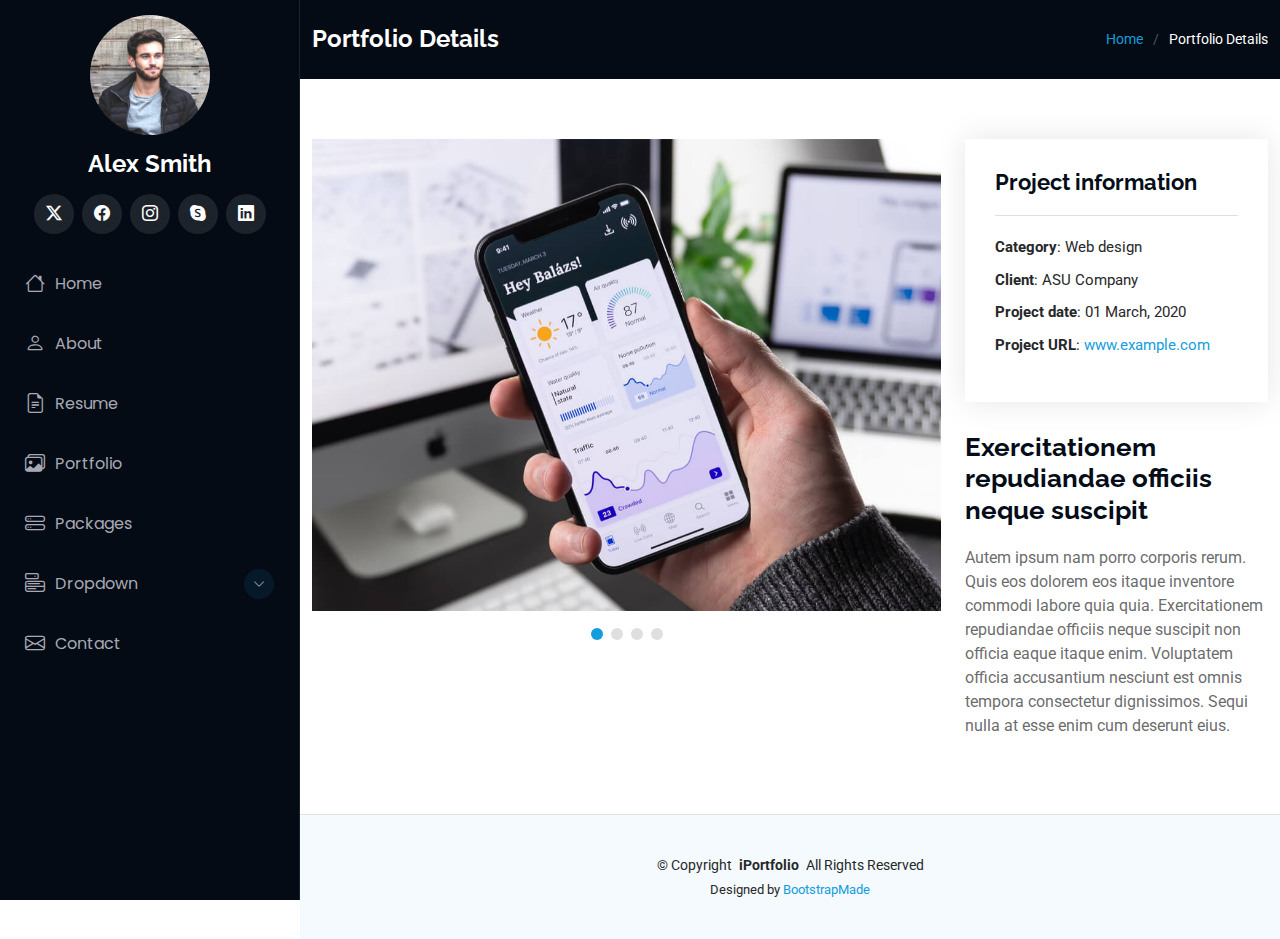
<file: portfolio-details.html>
<!DOCTYPE html>
<html lang="en">

<head>
  <meta charset="utf-8">
  <meta content="width=device-width, initial-scale=1.0" name="viewport">
  <title>Portfolio Details - iPortfolio Bootstrap Template</title>
  <meta content="" name="description">
  <meta content="" name="keywords">

  <!-- Favicons -->
  <link href="assets/img/favicon.png" rel="icon">
  <link href="assets/img/apple-touch-icon.png" rel="apple-touch-icon">

  <!-- Fonts -->
  <link href="https://fonts.googleapis.com" rel="preconnect">
  <link href="https://fonts.gstatic.com" rel="preconnect" crossorigin>
  <link href="https://fonts.googleapis.com/css2?family=Roboto:ital,wght@0,100;0,300;0,400;0,500;0,700;0,900;1,100;1,300;1,400;1,500;1,700;1,900&family=Poppins:ital,wght@0,100;0,200;0,300;0,400;0,500;0,600;0,700;0,800;0,900;1,100;1,200;1,300;1,400;1,500;1,600;1,700;1,800;1,900&family=Raleway:ital,wght@0,100;0,200;0,300;0,400;0,500;0,600;0,700;0,800;0,900;1,100;1,200;1,300;1,400;1,500;1,600;1,700;1,800;1,900&display=swap" rel="stylesheet">

  <!-- Vendor CSS Files -->
  <link href="assets/vendor/bootstrap/css/bootstrap.min.css" rel="stylesheet">
  <link href="assets/vendor/bootstrap-icons/bootstrap-icons.css" rel="stylesheet">
  <link href="assets/vendor/aos/aos.css" rel="stylesheet">
  <link href="assets/vendor/glightbox/css/glightbox.min.css" rel="stylesheet">
  <link href="assets/vendor/swiper/swiper-bundle.min.css" rel="stylesheet">

  <!-- Main CSS File -->
  <link href="assets/css/main.css" rel="stylesheet">

  <!-- =======================================================
  * Template Name: iPortfolio
  * Template URL: https://bootstrapmade.com/iportfolio-bootstrap-portfolio-websites-template/
  * Updated: Jun 29 2024 with Bootstrap v5.3.3
  * Author: BootstrapMade.com
  * License: https://bootstrapmade.com/license/
  ======================================================== -->
</head>

<body class="portfolio-details-page">

  <header id="header" class="header dark-background d-flex flex-column">
    <i class="header-toggle d-xl-none bi bi-list"></i>

    <div class="profile-img">
      <img src="assets/img/my-profile-img.jpg" alt="" class="img-fluid rounded-circle">
    </div>

    <a href="index.html" class="logo d-flex align-items-center justify-content-center">
      <!-- Uncomment the line below if you also wish to use an image logo -->
      <!-- <img src="assets/img/logo.png" alt=""> -->
      <h1 class="sitename">Alex Smith</h1>
    </a>

    <div class="social-links text-center">
      <a href="#" class="twitter"><i class="bi bi-twitter-x"></i></a>
      <a href="#" class="facebook"><i class="bi bi-facebook"></i></a>
      <a href="#" class="instagram"><i class="bi bi-instagram"></i></a>
      <a href="#" class="google-plus"><i class="bi bi-skype"></i></a>
      <a href="#" class="linkedin"><i class="bi bi-linkedin"></i></a>
    </div>

    <nav id="navmenu" class="navmenu">
      <ul>
        <li><a href="#hero"><i class="bi bi-house navicon"></i>Home</a></li>
        <li><a href="#about"><i class="bi bi-person navicon"></i> About</a></li>
        <li><a href="#resume"><i class="bi bi-file-earmark-text navicon"></i> Resume</a></li>
        <li><a href="#portfolio"><i class="bi bi-images navicon"></i> Portfolio</a></li>
        <li><a href="#packages"><i class="bi bi-hdd-stack navicon"></i> Packages</a></li>
        <li class="dropdown"><a href="#"><i class="bi bi-menu-button navicon"></i> <span>Dropdown</span> <i class="bi bi-chevron-down toggle-dropdown"></i></a>
          <ul>
            <li><a href="#">Dropdown 1</a></li>
            <li class="dropdown"><a href="#"><span>Deep Dropdown</span> <i class="bi bi-chevron-down toggle-dropdown"></i></a>
              <ul>
                <li><a href="#">Deep Dropdown 1</a></li>
                <li><a href="#">Deep Dropdown 2</a></li>
                <li><a href="#">Deep Dropdown 3</a></li>
                <li><a href="#">Deep Dropdown 4</a></li>
                <li><a href="#">Deep Dropdown 5</a></li>
              </ul>
            </li>
            <li><a href="#">Dropdown 2</a></li>
            <li><a href="#">Dropdown 3</a></li>
            <li><a href="#">Dropdown 4</a></li>
          </ul>
        </li>
        <li><a href="#contact"><i class="bi bi-envelope navicon"></i> Contact</a></li>
      </ul>
    </nav>

  </header>

  <main class="main">

    <!-- Page Title -->
    <div class="page-title dark-background">
      <div class="container d-lg-flex justify-content-between align-items-center">
        <h1 class="mb-2 mb-lg-0">Portfolio Details</h1>
        <nav class="breadcrumbs">
          <ol>
            <li><a href="index.html">Home</a></li>
            <li class="current">Portfolio Details</li>
          </ol>
        </nav>
      </div>
    </div><!-- End Page Title -->

    <!-- Portfolio Details Section -->
    <section id="portfolio-details" class="portfolio-details section">

      <div class="container" data-aos="fade-up" data-aos-delay="100">

        <div class="row gy-4">

          <div class="col-lg-8">
            <div class="portfolio-details-slider swiper init-swiper">

              <script type="application/json" class="swiper-config">
                {
                  "loop": true,
                  "speed": 600,
                  "autoplay": {
                    "delay": 5000
                  },
                  "slidesPerView": "auto",
                  "pagination": {
                    "el": ".swiper-pagination",
                    "type": "bullets",
                    "clickable": true
                  }
                }
              </script>

              <div class="swiper-wrapper align-items-center">

                <div class="swiper-slide">
                  <img src="assets/img/portfolio/app-1.jpg" alt="">
                </div>

                <div class="swiper-slide">
                  <img src="assets/img/portfolio/product-1.jpg" alt="">
                </div>

                <div class="swiper-slide">
                  <img src="assets/img/portfolio/branding-1.jpg" alt="">
                </div>

                <div class="swiper-slide">
                  <img src="assets/img/portfolio/books-1.jpg" alt="">
                </div>

              </div>
              <div class="swiper-pagination"></div>
            </div>
          </div>

          <div class="col-lg-4">
            <div class="portfolio-info" data-aos="fade-up" data-aos-delay="200">
              <h3>Project information</h3>
              <ul>
                <li><strong>Category</strong>: Web design</li>
                <li><strong>Client</strong>: ASU Company</li>
                <li><strong>Project date</strong>: 01 March, 2020</li>
                <li><strong>Project URL</strong>: <a href="#">www.example.com</a></li>
              </ul>
            </div>
            <div class="portfolio-description" data-aos="fade-up" data-aos-delay="300">
              <h2>Exercitationem repudiandae officiis neque suscipit</h2>
              <p>
                Autem ipsum nam porro corporis rerum. Quis eos dolorem eos itaque inventore commodi labore quia quia. Exercitationem repudiandae officiis neque suscipit non officia eaque itaque enim. Voluptatem officia accusantium nesciunt est omnis tempora consectetur dignissimos. Sequi nulla at esse enim cum deserunt eius.
              </p>
            </div>
          </div>

        </div>

      </div>

    </section><!-- /Portfolio Details Section -->

  </main>

  <footer id="footer" class="footer position-relative light-background">

    <div class="container">
      <div class="copyright text-center ">
        <p>© <span>Copyright</span> <strong class="px-1 sitename">iPortfolio</strong> <span>All Rights Reserved</span></p>
      </div>
      <div class="credits">
        <!-- All the links in the footer should remain intact. -->
        <!-- You can delete the links only if you've purchased the pro version. -->
        <!-- Licensing information: https://bootstrapmade.com/license/ -->
        <!-- Purchase the pro version with working PHP/AJAX contact form: [buy-url] -->
        Designed by <a href="https://bootstrapmade.com/">BootstrapMade</a>
      </div>
    </div>

  </footer>

  <!-- Scroll Top -->
  <a href="#" id="scroll-top" class="scroll-top d-flex align-items-center justify-content-center"><i class="bi bi-arrow-up-short"></i></a>

  <!-- Preloader -->
  <div id="preloader"></div>

  <!-- Vendor JS Files -->
  <script src="assets/vendor/bootstrap/js/bootstrap.bundle.min.js"></script>
  <script src="assets/vendor/php-email-form/validate.js"></script>
  <script src="assets/vendor/aos/aos.js"></script>
  <script src="assets/vendor/typed.js/typed.umd.js"></script>
  <script src="assets/vendor/purecounter/purecounter_vanilla.js"></script>
  <script src="assets/vendor/waypoints/noframework.waypoints.js"></script>
  <script src="assets/vendor/glightbox/js/glightbox.min.js"></script>
  <script src="assets/vendor/imagesloaded/imagesloaded.pkgd.min.js"></script>
  <script src="assets/vendor/isotope-layout/isotope.pkgd.min.js"></script>
  <script src="assets/vendor/swiper/swiper-bundle.min.js"></script>

  <!-- Main JS File -->
  <script src="assets/js/main.js"></script>

</body>

</html>
</file>
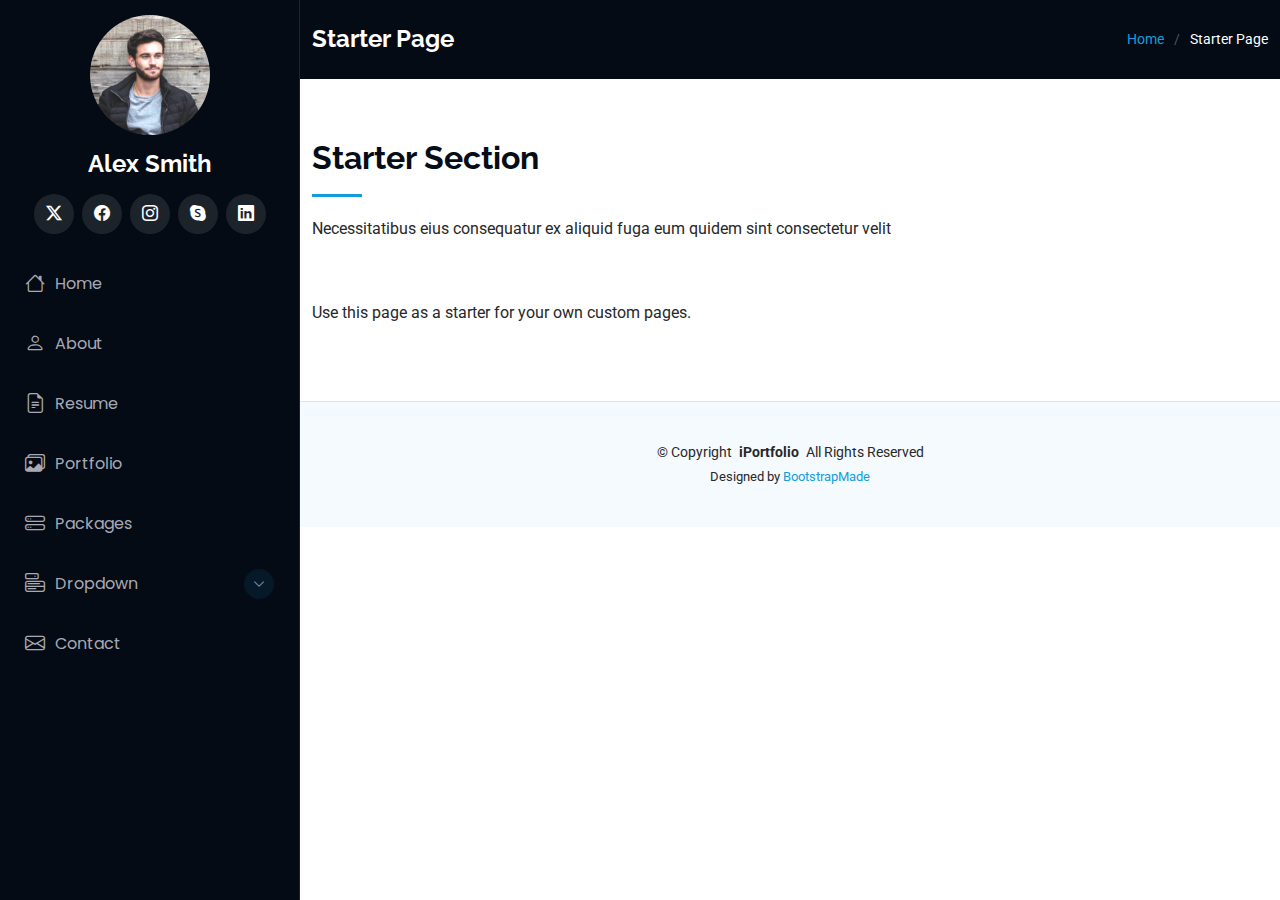
<file: starter-page.html>
<!DOCTYPE html>
<html lang="en">

<head>
  <meta charset="utf-8">
  <meta content="width=device-width, initial-scale=1.0" name="viewport">
  <title>Madhav Jayachand</title>
  <meta content="" name="description">
  <meta content="" name="keywords">

  <!-- Favicons -->
  <link href="assets/img/favicon.png" rel="icon">
  <link href="assets/img/apple-touch-icon.png" rel="apple-touch-icon">

  <!-- Fonts -->
  <link href="https://fonts.googleapis.com" rel="preconnect">
  <link href="https://fonts.gstatic.com" rel="preconnect" crossorigin>
  <link href="https://fonts.googleapis.com/css2?family=Roboto:ital,wght@0,100;0,300;0,400;0,500;0,700;0,900;1,100;1,300;1,400;1,500;1,700;1,900&family=Poppins:ital,wght@0,100;0,200;0,300;0,400;0,500;0,600;0,700;0,800;0,900;1,100;1,200;1,300;1,400;1,500;1,600;1,700;1,800;1,900&family=Raleway:ital,wght@0,100;0,200;0,300;0,400;0,500;0,600;0,700;0,800;0,900;1,100;1,200;1,300;1,400;1,500;1,600;1,700;1,800;1,900&display=swap" rel="stylesheet">

  <!-- Vendor CSS Files -->
  <link href="assets/vendor/bootstrap/css/bootstrap.min.css" rel="stylesheet">
  <link href="assets/vendor/bootstrap-icons/bootstrap-icons.css" rel="stylesheet">
  <link href="assets/vendor/aos/aos.css" rel="stylesheet">
  <link href="assets/vendor/glightbox/css/glightbox.min.css" rel="stylesheet">
  <link href="assets/vendor/swiper/swiper-bundle.min.css" rel="stylesheet">

  <!-- Main CSS File -->
  <link href="assets/css/main.css" rel="stylesheet">

  <!-- =======================================================
  * Template Name: iPortfolio
  * Template URL: https://bootstrapmade.com/iportfolio-bootstrap-portfolio-websites-template/
  * Updated: Jun 29 2024 with Bootstrap v5.3.3
  * Author: BootstrapMade.com
  * License: https://bootstrapmade.com/license/
  ======================================================== -->
</head>

<body class="starter-page-page">

  <header id="header" class="header dark-background d-flex flex-column">
    <i class="header-toggle d-xl-none bi bi-list"></i>

    <div class="profile-img">
      <img src="assets/img/my-profile-img.jpg" alt="" class="img-fluid rounded-circle">
    </div>

    <a href="index.html" class="logo d-flex align-items-center justify-content-center">
      <!-- Uncomment the line below if you also wish to use an image logo -->
      <!-- <img src="assets/img/logo.png" alt=""> -->
      <h1 class="sitename">Alex Smith</h1>
    </a>

    <div class="social-links text-center">
      <a href="#" class="twitter"><i class="bi bi-twitter-x"></i></a>
      <a href="#" class="facebook"><i class="bi bi-facebook"></i></a>
      <a href="#" class="instagram"><i class="bi bi-instagram"></i></a>
      <a href="#" class="google-plus"><i class="bi bi-skype"></i></a>
      <a href="#" class="linkedin"><i class="bi bi-linkedin"></i></a>
    </div>

    <nav id="navmenu" class="navmenu">
      <ul>
        <li><a href="#hero"><i class="bi bi-house navicon"></i>Home</a></li>
        <li><a href="#about"><i class="bi bi-person navicon"></i> About</a></li>
        <li><a href="#resume"><i class="bi bi-file-earmark-text navicon"></i> Resume</a></li>
        <li><a href="#portfolio"><i class="bi bi-images navicon"></i> Portfolio</a></li>
        <li><a href="#packages"><i class="bi bi-hdd-stack navicon"></i> Packages</a></li>
        <li class="dropdown"><a href="#"><i class="bi bi-menu-button navicon"></i> <span>Dropdown</span> <i class="bi bi-chevron-down toggle-dropdown"></i></a>
          <ul>
            <li><a href="#">Dropdown 1</a></li>
            <li class="dropdown"><a href="#"><span>Deep Dropdown</span> <i class="bi bi-chevron-down toggle-dropdown"></i></a>
              <ul>
                <li><a href="#">Deep Dropdown 1</a></li>
                <li><a href="#">Deep Dropdown 2</a></li>
                <li><a href="#">Deep Dropdown 3</a></li>
                <li><a href="#">Deep Dropdown 4</a></li>
                <li><a href="#">Deep Dropdown 5</a></li>
              </ul>
            </li>
            <li><a href="#">Dropdown 2</a></li>
            <li><a href="#">Dropdown 3</a></li>
            <li><a href="#">Dropdown 4</a></li>
          </ul>
        </li>
        <li><a href="#contact"><i class="bi bi-envelope navicon"></i> Contact</a></li>
      </ul>
    </nav>

  </header>

  <main class="main">

    <!-- Page Title -->
    <div class="page-title dark-background">
      <div class="container d-lg-flex justify-content-between align-items-center">
        <h1 class="mb-2 mb-lg-0">Starter Page</h1>
        <nav class="breadcrumbs">
          <ol>
            <li><a href="index.html">Home</a></li>
            <li class="current">Starter Page</li>
          </ol>
        </nav>
      </div>
    </div><!-- End Page Title -->

    <!-- Starter Section Section -->
    <section id="starter-section" class="starter-section section">

      <!-- Section Title -->
      <div class="container section-title" data-aos="fade-up">
        <h2>Starter Section</h2>
        <p>Necessitatibus eius consequatur ex aliquid fuga eum quidem sint consectetur velit</p>
      </div><!-- End Section Title -->

      <div class="container" data-aos="fade-up">
        <p>Use this page as a starter for your own custom pages.</p>
      </div>

    </section><!-- /Starter Section Section -->

  </main>

  <footer id="footer" class="footer position-relative light-background">

    <div class="container">
      <div class="copyright text-center ">
        <p>© <span>Copyright</span> <strong class="px-1 sitename">iPortfolio</strong> <span>All Rights Reserved</span></p>
      </div>
      <div class="credits">
        <!-- All the links in the footer should remain intact. -->
        <!-- You can delete the links only if you've purchased the pro version. -->
        <!-- Licensing information: https://bootstrapmade.com/license/ -->
        <!-- Purchase the pro version with working PHP/AJAX contact form: [buy-url] -->
        Designed by <a href="https://bootstrapmade.com/">BootstrapMade</a>
      </div>
    </div>

  </footer>

  <!-- Scroll Top -->
  <a href="#" id="scroll-top" class="scroll-top d-flex align-items-center justify-content-center"><i class="bi bi-arrow-up-short"></i></a>

  <!-- Preloader -->
  <div id="preloader"></div>

  <!-- Vendor JS Files -->
  <script src="assets/vendor/bootstrap/js/bootstrap.bundle.min.js"></script>
  <script src="assets/vendor/php-email-form/validate.js"></script>
  <script src="assets/vendor/aos/aos.js"></script>
  <script src="assets/vendor/typed.js/typed.umd.js"></script>
  <script src="assets/vendor/purecounter/purecounter_vanilla.js"></script>
  <script src="assets/vendor/waypoints/noframework.waypoints.js"></script>
  <script src="assets/vendor/glightbox/js/glightbox.min.js"></script>
  <script src="assets/vendor/imagesloaded/imagesloaded.pkgd.min.js"></script>
  <script src="assets/vendor/isotope-layout/isotope.pkgd.min.js"></script>
  <script src="assets/vendor/swiper/swiper-bundle.min.js"></script>

  <!-- Main JS File -->
  <script src="assets/js/main.js"></script>

</body>

</html>
</file>
<file: assets/css/main.css>
/**
* Template Name: iPortfolio
* Template URL: https://bootstrapmade.com/iportfolio-bootstrap-portfolio-websites-template/
* Updated: Jun 29 2024 with Bootstrap v5.3.3
* Author: BootstrapMade.com
* License: https://bootstrapmade.com/license/
*/

/*--------------------------------------------------------------
# Font & Color Variables
# Help: https://bootstrapmade.com/color-system/
--------------------------------------------------------------*/
/* Fonts */
:root {
  --default-font: "Roboto",  system-ui, -apple-system, "Segoe UI", Roboto, "Helvetica Neue", Arial, "Noto Sans", "Liberation Sans", sans-serif, "Apple Color Emoji", "Segoe UI Emoji", "Segoe UI Symbol", "Noto Color Emoji";
  --heading-font: "Raleway",  sans-serif;
  --nav-font: "Poppins",  sans-serif;
}

/* Global Colors - The following color variables are used throughout the website. Updating them here will change the color scheme of the entire website */
:root { 
  --background-color: #ffffff; /* Background color for the entire website, including individual sections */
  --default-color: #272829; /* Default color used for the majority of the text content across the entire website */
  --heading-color: #050d18; /* Color for headings, subheadings and title throughout the website */
  --accent-color: #149ddd; /* Accent color that represents your brand on the website. It's used for buttons, links, and other elements that need to stand out */
  --surface-color: #ffffff; /* The surface color is used as a background of boxed elements within sections, such as cards, icon boxes, or other elements that require a visual separation from the global background. */
  --contrast-color: #ffffff; /* Contrast color for text, ensuring readability against backgrounds of accent, heading, or default colors. */
}

/* Nav Menu Colors - The following color variables are used specifically for the navigation menu. They are separate from the global colors to allow for more customization options */
:root {
  --nav-color: #a8a9b4;  /* The default color of the main navmenu links */
  --nav-hover-color: #ffffff; /* Applied to main navmenu links when they are hovered over or active */
  --nav-mobile-background-color: #040b14; /* Used as the background color for mobile navigation menu */
  --nav-dropdown-background-color: #040b14; /* Used as the background color for dropdown items that appear when hovering over primary navigation items */
  --nav-dropdown-color: #a8a9b4; /* Used for navigation links of the dropdown items in the navigation menu. */
  --nav-dropdown-hover-color: #ffffff; /* Similar to --nav-hover-color, this color is applied to dropdown navigation links when they are hovered over. */
}

/* Color Presets - These classes override global colors when applied to any section or element, providing reuse of the sam color scheme. */

.light-background {
  --background-color: #f4fafd;
  --surface-color: #ffffff;
}

.dark-background {
  --background-color: #040b14;
  --default-color: #ffffff;
  --heading-color: #ffffff;
  --surface-color: #151f2b;
  --contrast-color: #ffffff;
}

/* Smooth scroll */
:root {
  scroll-behavior: smooth;
}

/*--------------------------------------------------------------
# General Styling & Shared Classes
--------------------------------------------------------------*/
body {
  color: var(--default-color);
  background-color: var(--background-color);
  font-family: var(--default-font);
}

a {
  color: var(--accent-color);
  text-decoration: none;
  transition: 0.3s;
}

a:hover {
  color: color-mix(in srgb, var(--accent-color), transparent 25%);
  text-decoration: none;
}

h1,
h2,
h3,
h4,
h5,
h6 {
  color: var(--heading-color);
  font-family: var(--heading-font);
}

/* PHP Email Form Messages
------------------------------*/
.php-email-form .error-message {
  display: none;
  background: #df1529;
  color: #ffffff;
  text-align: left;
  padding: 15px;
  margin-bottom: 24px;
  font-weight: 600;
}

.php-email-form .sent-message {
  display: none;
  color: #ffffff;
  background: #059652;
  text-align: center;
  padding: 15px;
  margin-bottom: 24px;
  font-weight: 600;
}

.php-email-form .loading {
  display: none;
  background: var(--surface-color);
  text-align: center;
  padding: 15px;
  margin-bottom: 24px;
}

.php-email-form .loading:before {
  content: "";
  display: inline-block;
  border-radius: 50%;
  width: 24px;
  height: 24px;
  margin: 0 10px -6px 0;
  border: 3px solid var(--accent-color);
  border-top-color: var(--surface-color);
  animation: php-email-form-loading 1s linear infinite;
}

@keyframes php-email-form-loading {
  0% {
    transform: rotate(0deg);
  }

  100% {
    transform: rotate(360deg);
  }
}

/*--------------------------------------------------------------
# Global Header
--------------------------------------------------------------*/
.header {
  color: var(--default-color);
  background-color: var(--background-color);
  position: fixed;
  top: 0;
  left: 0;
  bottom: 0;
  padding: 0 15px;
  width: 300px;
  transition: all ease-in-out 0.3s;
  overflow-y: auto;
  z-index: 997;
  border-right: 1px solid color-mix(in srgb, var(--default-color), transparent 90%);
}

.header .profile-img img {
  margin: 15px auto;
  display: block;
  width: 120px;
  border: 0px solid color-mix(in srgb, var(--default-color), transparent 85%);
}

.header .logo {
  line-height: 1;
  margin-bottom: 15px;
}

.header .logo img {
  max-height: 32px;
  margin-right: 8px;
}

.header .logo h1 {
  font-size: 24px;
  margin: 0;
  font-weight: 700;
  color: var(--heading-color);
}

.header .social-links {
  margin: 0 0 20px 0;
}

.header .social-links a {
  font-size: 16px;
  display: inline-flex;
  align-items: center;
  justify-content: center;
  background: color-mix(in srgb, var(--default-color), transparent 90%);
  color: var(--default-color);
  margin: 0 2px;
  border-radius: 50%;
  text-align: center;
  width: 40px;
  height: 40px;
  transition: 0.3s;
}

.header .social-links a:hover {
  color: var(--contrast-color);
  background: var(--accent-color);
}

@media (min-width: 1200px) {

  .header~main,
  .header~#footer {
    margin-left: 300px;
  }
}

@media (max-width: 1199px) {
  .header {
    left: -100%;
  }
}

.header.header-show {
  left: 0;
}

.header .header-toggle {
  color: var(--contrast-color);
  background-color: var(--accent-color);
  font-size: 22px;
  display: flex;
  align-items: center;
  justify-content: center;
  width: 40px;
  height: 40px;
  border-radius: 50%;
  cursor: pointer;
  position: fixed;
  top: 15px;
  right: 15px;
  z-index: 9999;
  transition: background-color 0.3s;
}

.header .header-toggle:hover {
  color: var(--contrast-color);
  background-color: color-mix(in srgb, var(--accent-color) 90%, white 15%);
}

/*--------------------------------------------------------------
# Navigation Menu
--------------------------------------------------------------*/
.mobile-nav-toggle {
  display: none;
}

.navmenu {
  padding: 0;
  z-index: 9997;
}

.navmenu ul {
  list-style: none;
  padding: 0 0 20px 0;
  margin: 0;
}

.navmenu a,
.navmenu a:focus {
  color: var(--nav-color);
  padding: 15px 10px;
  font-family: var(--nav-font);
  font-size: 16px;
  font-weight: 400;
  display: flex;
  align-items: center;
  white-space: nowrap;
  transition: 0.3s;
  width: 100%;
}

.navmenu a .navicon,
.navmenu a:focus .navicon {
  font-size: 20px;
  margin-right: 10px;
}

.navmenu a .toggle-dropdown,
.navmenu a:focus .toggle-dropdown {
  font-size: 12px;
  line-height: 0;
  margin-left: auto;
  width: 30px;
  height: 30px;
  display: flex;
  align-items: center;
  justify-content: center;
  border-radius: 50%;
  transition: 0.3s;
  flex-shrink: 0;
  background-color: color-mix(in srgb, var(--accent-color), transparent 90%);
}

.navmenu a .toggle-dropdown:hover,
.navmenu a:focus .toggle-dropdown:hover {
  background-color: var(--accent-color);
  color: var(--contrast-color);
}

.navmenu a:hover,
.navmenu .active,
.navmenu .active:focus {
  color: var(--nav-hover-color);
}

.navmenu a:hover .navicon,
.navmenu .active .navicon,
.navmenu .active:focus .navicon {
  color: var(--accent-color);
}

.navmenu .active .toggle-dropdown,
.navmenu .active:focus .toggle-dropdown {
  background-color: var(--accent-color);
  color: var(--contrast-color);
  transform: rotate(180deg);
}

.navmenu .dropdown {
  display: block;
}

.navmenu .dropdown a,
.navmenu .dropdown a:focus {
  color: --nav-dropdown-color;
}

.navmenu .dropdown a:hover,
.navmenu .dropdown .active,
.navmenu .dropdown .active:focus {
  color: var(--nav-dropdown-hover-color);
}

.navmenu .dropdown ul {
  position: static;
  display: none;
  z-index: 99;
  padding: 5px 10px;
  margin: 5px 10px;
  background-color: var(--nav-dropdown-background-color);
  border: 1px solid color-mix(in srgb, var(--default-color), transparent 90%);
  box-shadow: none;
  transition: all 0.5s ease-in-out;
}

.navmenu .dropdown ul ul {
  background-color: rgba(33, 37, 41, 0.1);
}

.navmenu .dropdown>.dropdown-active {
  display: block;
  background-color: rgba(33, 37, 41, 0.03);
}

/*--------------------------------------------------------------
# Global Footer
--------------------------------------------------------------*/
.footer {
  color: var(--default-color);
  background-color: var(--background-color);
  font-size: 14px;
  padding: 40px 0;
  position: relative;
  border-top: 1px solid color-mix(in srgb, var(--default-color), transparent 90%);
}

.footer .copyright p {
  margin-bottom: 0;
}

.footer .credits {
  margin-top: 4px;
  font-size: 13px;
  text-align: center;
}

/*--------------------------------------------------------------
# Preloader
--------------------------------------------------------------*/
#preloader {
  position: fixed;
  inset: 0;
  z-index: 999999;
  overflow: hidden;
  background: var(--background-color);
  transition: all 0.6s ease-out;
}

#preloader:before {
  content: "";
  position: fixed;
  top: calc(50% - 30px);
  left: calc(50% - 30px);
  border: 6px solid #ffffff;
  border-color: var(--accent-color) transparent var(--accent-color) transparent;
  border-radius: 50%;
  width: 60px;
  height: 60px;
  animation: animate-preloader 1.5s linear infinite;
}

@keyframes animate-preloader {
  0% {
    transform: rotate(0deg);
  }

  100% {
    transform: rotate(360deg);
  }
}

/*--------------------------------------------------------------
# Scroll Top Button
--------------------------------------------------------------*/
.scroll-top {
  position: fixed;
  visibility: hidden;
  opacity: 0;
  right: 15px;
  bottom: -15px;
  z-index: 99999;
  background-color: var(--accent-color);
  width: 44px;
  height: 44px;
  border-radius: 50px;
  transition: all 0.4s;
}

.scroll-top i {
  font-size: 24px;
  color: var(--contrast-color);
  line-height: 0;
}

.scroll-top:hover {
  background-color: color-mix(in srgb, var(--accent-color), transparent 20%);
  color: var(--contrast-color);
}

.scroll-top.active {
  visibility: visible;
  opacity: 1;
  bottom: 15px;
}

/*--------------------------------------------------------------
# Disable aos animation delay on mobile devices
--------------------------------------------------------------*/
@media screen and (max-width: 768px) {
  [data-aos-delay] {
    transition-delay: 0 !important;
  }
}

/*--------------------------------------------------------------
# Global Page Titles & Breadcrumbs
--------------------------------------------------------------*/
.page-title {
  color: var(--default-color);
  background-color: var(--background-color);
  padding: 25px 0;
  position: relative;
}

.page-title h1 {
  font-size: 24px;
  font-weight: 700;
}

.page-title .breadcrumbs ol {
  display: flex;
  flex-wrap: wrap;
  list-style: none;
  padding: 0;
  margin: 0;
  font-size: 14px;
  font-weight: 400;
}

.page-title .breadcrumbs ol li+li {
  padding-left: 10px;
}

.page-title .breadcrumbs ol li+li::before {
  content: "/";
  display: inline-block;
  padding-right: 10px;
  color: color-mix(in srgb, var(--default-color), transparent 70%);
}


/*--------------------------------------------------------------
# Global Sections
--------------------------------------------------------------*/
section,
.section {
  color: var(--default-color);
  background-color: var(--background-color);
  padding: 60px 0;
  overflow: clip;
}

/*--------------------------------------------------------------
# Global Section Titles
--------------------------------------------------------------*/
.section-title {
  padding-bottom: 60px;
  position: relative;
}

.section-title h2 {
  font-size: 32px;
  font-weight: 700;
  margin-bottom: 20px;
  padding-bottom: 20px;
  position: relative;
}

.section-title h2:after {
  content: "";
  position: absolute;
  display: block;
  width: 50px;
  height: 3px;
  background: var(--accent-color);
  left: 0;
  bottom: 0;
}

.section-title p {
  margin-bottom: 0;
}

/*--------------------------------------------------------------
# Hero Section
--------------------------------------------------------------*/
.hero {
  width: 100%;
  min-height: 100vh;
  position: relative;
  padding: 80px 0;
  display: flex;
  align-items: center;
  justify-content: center;
}

.hero img {
  position: absolute;
  inset: 0;
  display: block;
  width: 100%;
  height: 100%;
  object-fit: cover;
  z-index: 1;
}

.hero:before {
  content: "";
  background: color-mix(in srgb, var(--background-color), transparent 70%);
  position: absolute;
  inset: 0;
  z-index: 2;
}

.hero .container-align-center {
  position: relative;
  z-index: 3;
}

.hero h2 {
  margin: 0;
  font-size: 64px;
  font-weight: 700;
}

.hero p {
  margin: 5px 0 0 0;
  font-size: 26px;
}

.hero p span {
  letter-spacing: 1px;
  border-bottom: 2px solid var(--accent-color);
}

.hero .social-links {
  margin-top: 25px;
}

.hero .social-links a {
  font-size: 24px;
  display: inline-block;
  color: color-mix(in srgb, var(--default-color), transparent 50%);
  line-height: 1;
  margin-right: 20px;
  transition: 0.3s;
}

.hero .social-links a:hover {
  color: var(--accent-color);
  text-align: center; /* To center the H2 and P text within this div */
  width: 100%; /* Ensure it takes full width for centering */
}

@media (max-width: 768px) {
  .hero h2 {
    font-size: 32px;
  }

  .hero p {
    font-size: 20px;
  }
}

/*--------------------------------------------------------------
# About Section
--------------------------------------------------------------*/
.about .content h2 {
  font-weight: 700;
  font-size: 24px;
}

.about .content ul {
  list-style: none;
  padding: 0;
}

.about .content ul li {
  margin-bottom: 20px;
  display: flex;
  align-items: center;
}

.about .content ul strong {
  margin-right: 10px;
}

.about .content ul i {
  font-size: 16px;
  margin-right: 5px;
  color: var(--accent-color);
  line-height: 0;
}

/*--------------------------------------------------------------
# Stats Section
--------------------------------------------------------------*/
.stats .stats-item {
  padding: 30px;
  width: 100%;
}

.stats .stats-item i {
  color: var(--accent-color);
  display: block;
  font-size: 44px;
  float: left;
  line-height: 0;
}

.stats .stats-item .purecounter {
  color: var(--heading-color);
  font-size: 48px;
  line-height: 40px;
  display: block;
  font-weight: 700;
  margin-left: 60px;
}

.stats .stats-item p {
  color: color-mix(in srgb, var(--default-color), transparent 40%);
  padding: 15px 0 0 0;
  margin: 0 0 0 60px;
  font-family: var(--heading-font);
  font-size: 14px;
}

/*--------------------------------------------------------------
# Skills Section
--------------------------------------------------------------*/
.skills .progress {
  height: 60px;
  display: block;
  background: none;
  border-radius: 0;
}

.skills .progress .skill {
  color: var(--heading-color);
  padding: 0;
  margin: 0 0 6px 0;
  text-transform: uppercase;
  display: block;
  font-weight: 600;
  font-family: var(--heading-font);
}

.skills .progress .skill .val {
  float: right;
  font-style: normal;
}

.skills .progress-bar-wrap {
  background: color-mix(in srgb, var(--default-color), transparent 90%);
  height: 10px;
}

.skills .progress-bar {
  width: 1px;
  height: 10px;
  transition: 0.9s;
  background-color: var(--accent-color);
}

/*--------------------------------------------------------------
# Resume Section
--------------------------------------------------------------*/
.resume .resume-title {
  color: var(--heading-color);
  font-size: 26px;
  font-weight: 700;
  margin-top: 20px;
  margin-bottom: 20px;
}

.resume .resume-item {
  padding: 0 0 20px 20px;
  margin-top: -2px;
  border-left: 2px solid var(--accent-color);
  position: relative;
}

.resume .resume-item h4 {
  line-height: 18px;
  font-size: 18px;
  font-weight: 600;
  text-transform: uppercase;
  color: color-mix(in srgb, var(--default-color), transparent 20%);
  margin-bottom: 10px;
}

.resume .resume-item h5 {
  font-size: 16px;
  padding: 5px 15px;
  display: inline-block;
  font-weight: 600;
  margin-bottom: 10px;
}

.resume .resume-item ul {
  padding-left: 20px;
}

.resume .resume-item ul li {
  padding-bottom: 10px;
}

.resume .resume-item:last-child {
  padding-bottom: 0;
}

.resume .resume-item::before {
  content: "";
  position: absolute;
  width: 16px;
  height: 16px;
  border-radius: 50px;
  left: -9px;
  top: 0;
  background: var(--background-color);
  border: 2px solid var(--accent-color);
}

/*--------------------------------------------------------------
# Portfolio Section
--------------------------------------------------------------*/
.portfolio .portfolio-filters {
  padding: 0;
  margin: 0 auto 20px auto;
  list-style: none;
  text-align: center;
}

.portfolio .portfolio-filters li {
  cursor: pointer;
  display: inline-block;
  padding: 0;
  font-size: 14px;
  font-weight: 400;
  margin: 0 10px;
  line-height: 1;
  text-transform: uppercase;
  margin-bottom: 10px;
  transition: all 0.3s ease-in-out;
}

.portfolio .portfolio-filters li:hover,
.portfolio .portfolio-filters li.filter-active {
  color: var(--accent-color);
}

.portfolio .portfolio-filters li:first-child {
  margin-left: 0;
}

.portfolio .portfolio-filters li:last-child {
  margin-right: 0;
}

@media (max-width: 575px) {
  .portfolio .portfolio-filters li {
    font-size: 14px;
    margin: 0 5px;
  }
}

.portfolio .portfolio-content {
  position: relative;
  overflow: hidden;
}

.portfolio .portfolio-content img {
  transition: 0.3s;
}

.portfolio .portfolio-content .portfolio-info {
  opacity: 0;
  position: absolute;
  inset: 0;
  z-index: 3;
  transition: all ease-in-out 0.3s;
  background: rgba(0, 0, 0, 0.6);
  padding: 15px;
}

.portfolio .portfolio-content .portfolio-info h4 {
  font-size: 14px;
  padding: 5px 10px;
  font-weight: 400;
  color: #ffffff;
  display: inline-block;
  background-color: var(--accent-color);
}

.portfolio .portfolio-content .portfolio-info p {
  position: absolute;
  bottom: 10px;
  text-align: center;
  display: inline-block;
  left: 0;
  right: 0;
  font-size: 16px;
  font-weight: 600;
  color: rgba(255, 255, 255, 0.8);
}

.portfolio .portfolio-content .portfolio-info .preview-link,
.portfolio .portfolio-content .portfolio-info .details-link {
  position: absolute;
  left: calc(50% - 40px);
  font-size: 26px;
  top: calc(50% - 14px);
  color: #fff;
  transition: 0.3s;
  line-height: 1.2;
}

.portfolio .portfolio-content .portfolio-info .preview-link:hover,
.portfolio .portfolio-content .portfolio-info .details-link:hover {
  color: var(--accent-color);
}

.portfolio .portfolio-content .portfolio-info .details-link {
  left: 50%;
  font-size: 34px;
  line-height: 0;
}

.portfolio .portfolio-content:hover .portfolio-info {
  opacity: 1;
}

.portfolio .portfolio-content:hover img {
  transform: scale(1.1);
}

/*--------------------------------------------------------------
# Packages Section
--------------------------------------------------------------*/
.packages .package-item {
  position: relative;
}

.packages .package-item .icon {
  background: var(--accent-color);
  display: flex;
  align-items: center;
  justify-content: center;
  width: 54px;
  height: 54px;
  border-radius: 50%;
  transition: 0.5s;
  border: 1px solid var(--accent-color);
  margin-right: 20px;
}

.packages .package-item .icon i {
  color: var(--contrast-color);
  font-size: 24px;
  line-height: 0;
}

.packages .package-item:hover .icon {
  background: var(--surface-color);
}

.packages .package-item:hover .icon i {
  color: var(--accent-color);
}

.packages .package-item .title {
  font-weight: 700;
  margin-bottom: 15px;
  font-size: 18px;
}

.packages .package-item .title a {
  color: var(--heading-color);
}

.packages .package-item .title a:hover {
  color: var(--accent-color);
}

.packages .package-item .description {
  line-height: 24px;
  font-size: 14px;
}

/*--------------------------------------------------------------
# Testimonials Section
--------------------------------------------------------------*/
.testimonials .testimonials-carousel,
.testimonials .testimonials-slider {
  overflow: hidden;
}

.testimonials .testimonial-item {
  box-sizing: content-box;
  text-align: center;
  min-height: 320px;
}

.testimonials .testimonial-item .testimonial-img {
  width: 90px;
  border-radius: 50%;
  margin: 0 auto;
}

.testimonials .testimonial-item h3 {
  font-size: 18px;
  font-weight: bold;
  margin: 10px 0 5px 0;
}

.testimonials .testimonial-item h4 {
  font-size: 14px;
  color: color-mix(in srgb, var(--default-color), transparent 20%);
  margin: 0;
}

.testimonials .testimonial-item .quote-icon-left,
.testimonials .testimonial-item .quote-icon-right {
  color: color-mix(in srgb, var(--accent-color), transparent 40%);
  font-size: 26px;
  line-height: 0;
}

.testimonials .testimonial-item .quote-icon-left {
  display: inline-block;
  left: -5px;
  position: relative;
}

.testimonials .testimonial-item .quote-icon-right {
  display: inline-block;
  right: -5px;
  position: relative;
  top: 10px;
  transform: scale(-1, -1);
}

.testimonials .testimonial-item p {
  font-style: italic;
  margin: 0 15px 15px 15px;
  padding: 20px;
  background-color: var(--surface-color);
  position: relative;
  margin-bottom: 35px;
  border-radius: 6px;
  box-shadow: 0px 2px 15px rgba(0, 0, 0, 0.1);
}

.testimonials .testimonial-item p::after {
  content: "";
  width: 0;
  height: 0;
  border-top: 20px solid var(--surface-color);
  border-right: 20px solid transparent;
  border-left: 20px solid transparent;
  position: absolute;
  bottom: -20px;
  left: calc(50% - 20px);
}

.testimonials .swiper-wrapper {
  height: auto;
}

.testimonials .swiper-pagination {
  margin-top: 40px;
  position: relative;
}

.testimonials .swiper-pagination .swiper-pagination-bullet {
  width: 12px;
  height: 12px;
  background-color: var(--background-color);
  opacity: 1;
  border: 1px solid var(--accent-color);
}

.testimonials .swiper-pagination .swiper-pagination-bullet-active {
  background-color: var(--accent-color);
}

/*--------------------------------------------------------------
# Contact Section
--------------------------------------------------------------*/
.contact .info-wrap {
  background-color: var(--surface-color);
  box-shadow: 0px 0px 20px rgba(0, 0, 0, 0.1);
  padding: 30px;
}

@media (max-width: 575px) {
  .contact .info-wrap {
    padding: 20px;
  }
}

.contact .info-item {
  margin-bottom: 40px;
}

.contact .info-item i {
  font-size: 20px;
  color: var(--accent-color);
  background: color-mix(in srgb, var(--accent-color), transparent 92%);
  width: 44px;
  height: 44px;
  display: flex;
  justify-content: center;
  align-items: center;
  border-radius: 50px;
  transition: all 0.3s ease-in-out;
  margin-right: 15px;
}

.contact .info-item h3 {
  padding: 0;
  font-size: 18px;
  font-weight: 700;
  margin-bottom: 5px;
}

.contact .info-item p {
  padding: 0;
  margin-bottom: 0;
  font-size: 14px;
}

.contact .info-item:hover i {
  background: var(--accent-color);
  color: var(--contrast-color);
}

.contact .php-email-form {
  background-color: var(--surface-color);
  height: 100%;
  padding: 30px;
  box-shadow: 0px 0px 20px rgba(0, 0, 0, 0.1);
}

@media (max-width: 575px) {
  .contact .php-email-form {
    padding: 20px;
  }
}

.contact .php-email-form input[type=text],
.contact .php-email-form input[type=email],
.contact .php-email-form textarea {
  font-size: 14px;
  padding: 10px 15px;
  box-shadow: none;
  border-radius: 0;
  color: var(--default-color);
  background-color: var(--surface-color);
  border-color: color-mix(in srgb, var(--default-color), transparent 80%);
}

.contact .php-email-form input[type=text]:focus,
.contact .php-email-form input[type=email]:focus,
.contact .php-email-form textarea:focus {
  border-color: var(--accent-color);
}

.contact .php-email-form input[type=text]::placeholder,
.contact .php-email-form input[type=email]::placeholder,
.contact .php-email-form textarea::placeholder {
  color: color-mix(in srgb, var(--default-color), transparent 70%);
}

.contact .php-email-form button[type=submit] {
  color: var(--contrast-color);
  background: var(--accent-color);
  border: 0;
  padding: 10px 30px;
  transition: 0.4s;
  border-radius: 50px;
}

.contact .php-email-form button[type=submit]:hover {
  background: color-mix(in srgb, var(--accent-color), transparent 25%);
}

/*--------------------------------------------------------------
# Portfolio Details Section
--------------------------------------------------------------*/
.portfolio-details .portfolio-details-slider img {
  width: 100%;
}

.portfolio-details .portfolio-details-slider .swiper-pagination {
  margin-top: 20px;
  position: relative;
}

.portfolio-details .portfolio-details-slider .swiper-pagination .swiper-pagination-bullet {
  width: 12px;
  height: 12px;
  background-color: color-mix(in srgb, var(--default-color), transparent 85%);
  opacity: 1;
}

.portfolio-details .portfolio-details-slider .swiper-pagination .swiper-pagination-bullet-active {
  background-color: var(--accent-color);
}

.portfolio-details .portfolio-info {
  padding: 30px;
  box-shadow: 0px 0 30px rgba(0, 0, 0, 0.1);
}

.portfolio-details .portfolio-info h3 {
  font-size: 22px;
  font-weight: 700;
  margin-bottom: 20px;
  padding-bottom: 20px;
  border-bottom: 1px solid color-mix(in srgb, var(--default-color), transparent 85%);
}

.portfolio-details .portfolio-info ul {
  list-style: none;
  padding: 0;
  font-size: 15px;
}

.portfolio-details .portfolio-info ul li+li {
  margin-top: 10px;
}

.portfolio-details .portfolio-description {
  padding-top: 30px;
}

.portfolio-details .portfolio-description h2 {
  font-size: 26px;
  font-weight: 700;
  margin-bottom: 20px;
}

.portfolio-details .portfolio-description p {
  padding: 0;
  color: color-mix(in srgb, var(--default-color), transparent 30%);
}


/*--------------------------------------------------------------
# Package Details Section
--------------------------------------------------------------*/
.package-details .packages-list {
  padding: 10px 30px;
  border: 1px solid color-mix(in srgb, var(--default-color), transparent 90%);
  margin-bottom: 20px;
}

.package-details .packages-list a {
  display: block;
  line-height: 1;
  padding: 8px 0 8px 15px;
  border-left: 3px solid color-mix(in srgb, var(--default-color), transparent 70%);
  margin: 20px 0;
  color: color-mix(in srgb, var(--default-color), transparent 20%);
  transition: 0.3s;
}

.package-details .packages-list a.active {
  color: var(--heading-color);
  font-weight: 700;
  border-color: var(--accent-color);
}

.package-details .packages-list a:hover {
  border-color: var(--accent-color);
}

.package-details .packages-img {
  margin-bottom: 20px;
}

.package-details h3 {
  font-size: 26px;
  font-weight: 700;
}

.package-details h4 {
  font-size: 20px;
  font-weight: 700;
}

.package-details p {
  font-size: 15px;
}

.package-details ul {
  list-style: none;
  padding: 0;
  font-size: 15px;
}

.package-details ul li {
  padding: 5px 0;
  display: flex;
  align-items: center;
}

.package-details ul i {
  font-size: 20px;
  margin-right: 8px;
  color: var(--accent-color);
}
/* Portfolio Gallery Cover Styles */
.gallery-cover {
  position: relative;
  overflow: hidden;
  cursor: pointer;
  transition: box-shadow 0.3s;
}
.gallery-cover-img {
  width: 100%;
  height: auto;
  display: block;
  transition: filter 0.4s;
}
.gallery-cover .gallery-title-overlay {
  position: absolute;
  top: 50%;
  left: 50%;
  width: 100%;
  transform: translate(-50%, -50%);
  text-align: center;
  pointer-events: none;
}
.gallery-cover .gallery-title {
  color: #fff;
  font-size: 2rem;
  font-weight: 700;
  text-shadow: 0 2px 8px rgba(0,0,0,0.7);
  margin: 0;
  letter-spacing: 1px;
}
.gallery-cover.active .gallery-cover-img,
.gallery-cover:hover .gallery-cover-img {
  filter: blur(4px) brightness(0.7);
}
.gallery-cover .gallery-title-overlay {
  opacity: 1;
  transition: opacity 0.3s;
}
/*--------------------------------------------------------------
# Starter Section Section
--------------------------------------------------------------*/
.starter-section {
  /* Add your styles here */
}
</file>
